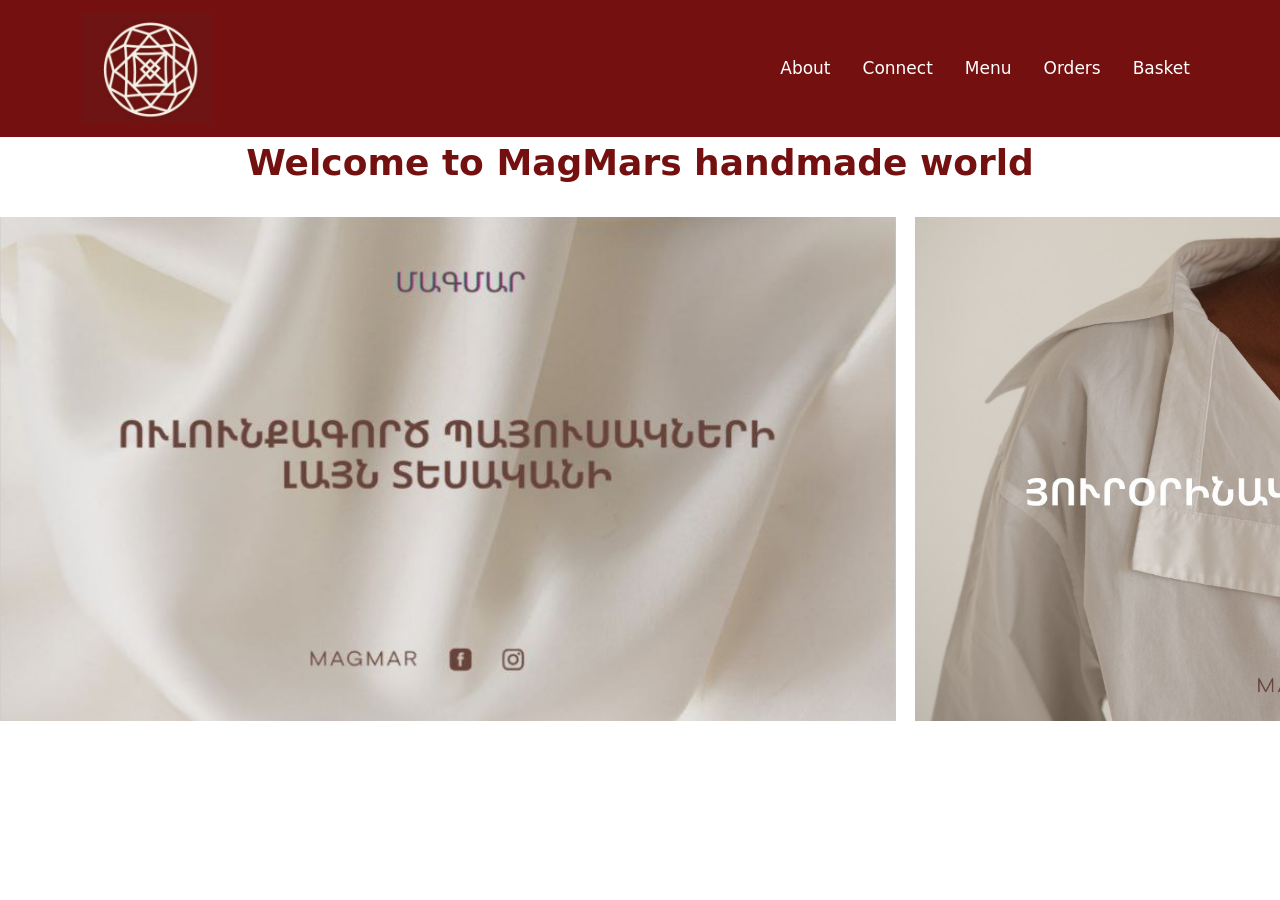
<file: index.html>
<!DOCTYPE html>
<html lang="en">

<head>
    <meta charset="UTF-8">
    <meta name="viewport" content="width=device-width, initial-scale=1.0">
    <title>MagMar</title>
    <link rel="icon" type="image/png" href="./MagmarLogo.png">
    <link rel="stylesheet" href="./style.css">
    <link href="https://cdn.jsdelivr.net/npm/bootstrap@5.3.8/dist/css/bootstrap.min.css" rel="stylesheet"
        integrity="sha384-sRIl4kxILFvY47J16cr9ZwB07vP4J8+LH7qKQnuqkuIAvNWLzeN8tE5YBujZqJLB" crossorigin="anonymous">
</head>

<body>
    <header>
        <nav class="navbar navbar-expand-md navbar-dark">
            <div class="container">

                <!-- Logo -->
                <a class="navbar-brand" href="./index.html">
                    <img src="./MagmarLogo.png" alt="Logo">
                </a>

                <!-- Mobile button -->
                <button class="navbar-toggler" type="button" data-bs-toggle="collapse" data-bs-target="#mainNav"
                    aria-controls="mainNav" aria-expanded="false" aria-label="Toggle navigation">
                    <span class="navbar-toggler-icon"></span>
                </button>

                <!-- Navigation -->
                <div class="collapse navbar-collapse" id="mainNav">
                    <ul class="navbar-nav ms-auto gap-md-3 text-center">
                        <li class="nav-item">
                            <a class="nav-link" href="./about.html">About</a>
                        </li>
                            <li class="nav-item">
                            <a class="nav-link" href="tel:+37498282626">Connect</a>
                        </li>
                        <li class="nav-item">
                            <a class="nav-link" href="./menu.html">Menu</a>
                        </li>

        

                        <li class="nav-item">
                            <a class="nav-link" href="./orders.html">Orders</a>
                        </li>

                        <li class="nav-item">
                            <a class="nav-link" href="./basket.html">Basket</a>
                        </li>
                    </ul>
                </div>

            </div>
        </nav>
    </header>
    <main>
        <section class="hero">
            <div class="container-fluid px-0">

                <h2 class="text-center fw-bold">
                    Welcome to MagMars handmade world
                </h2>

                <div class="slayd1">
                    <div class="slaydnkarner">
                        <div class="nk1"><img src="./MagMarnkarner/glxavorejinkarner/glxavoreji_nk1.jpg" alt=""></div>
                        <div class="nk1"><img src="./MagMarnkarner/glxavorejinkarner/glxavoreji_nk2.jpg" alt=""></div>
                        <div class="nk1"><img src="./MagMarnkarner/glxavorejinkarner/glxavoreji_nk3.jpg" alt=""></div>
                        <div class="nk1"><img src="./MagMarnkarner/glxavorejinkarner/glxavoreji_nk4.jpg" alt=""></div>
                        <div class="nk1"><img src="./MagMarnkarner/glxavorejinkarner/glxavoreji_nk5.jpg" alt=""></div>
                        <div class="nk1"><img src="./MagMarnkarner/glxavorejinkarner/glxavoreji_nk1.jpg" alt=""></div>
                        <div class="nk1"><img src="./MagMarnkarner/glxavorejinkarner/glxavoreji_nk2.jpg" alt=""></div>
                        <div class="nk1"><img src="./MagMarnkarner/glxavorejinkarner/glxavoreji_nk3.jpg" alt=""></div>
                        <div class="nk1"><img src="./MagMarnkarner/glxavorejinkarner/glxavoreji_nk4.jpg" alt=""></div>
                        <div class="nk1"><img src="./MagMarnkarner/glxavorejinkarner/glxavoreji_nk5.jpg" alt=""></div>
                    </div>
        </section>

        <!-- Button trigger modal -->
        <!-- <button type="button" class="btn mybtn " data-bs-toggle="modal" data-bs-target="#exampleModal">
            բարի գալուստ </button> -->

        <!-- Modal -->
        <!-- <div class="modal fade" id="exampleModal" tabindex="-1" aria-labelledby="exampleModalLabel" aria-hidden="true">
            <div class="modal-dialog">
                <div class="modal-content">
                    <div class="modal-header">
                        <h1 class="modal-title fs-5" id="exampleModalLabel">MagMar page</h1>
                        <button type="button" class="btn-close" data-bs-dismiss="modal" aria-label="Close"></button>
                    </div>
                    <ul>
                        <li>be neppy with us</li>
                        <li> you can find strength in every detail</li>
                        <li> continue finding your beauty</li>
                    </ul>
                </div>
            </div>
        </div> -->
        <!-- <h1 class="display-1">go to next page</h1>
        <p>this is our first page</p>
        <div class="box"> -->

        </div>
        <div class="container-xl">

        </div>
    </main>

    <footer>

    </footer>
    <script src="https://cdn.jsdelivr.net/npm/bootstrap@5.3.8/dist/js/bootstrap.bundle.min.js"
        integrity="sha384-FKyoEForCGlyvwx9Hj09JcYn3nv7wiPVlz7YYwJrWVcXK/BmnVDxM+D2scQbITxI"
        crossorigin="anonymous"></script>
</body>

</html>
</file>
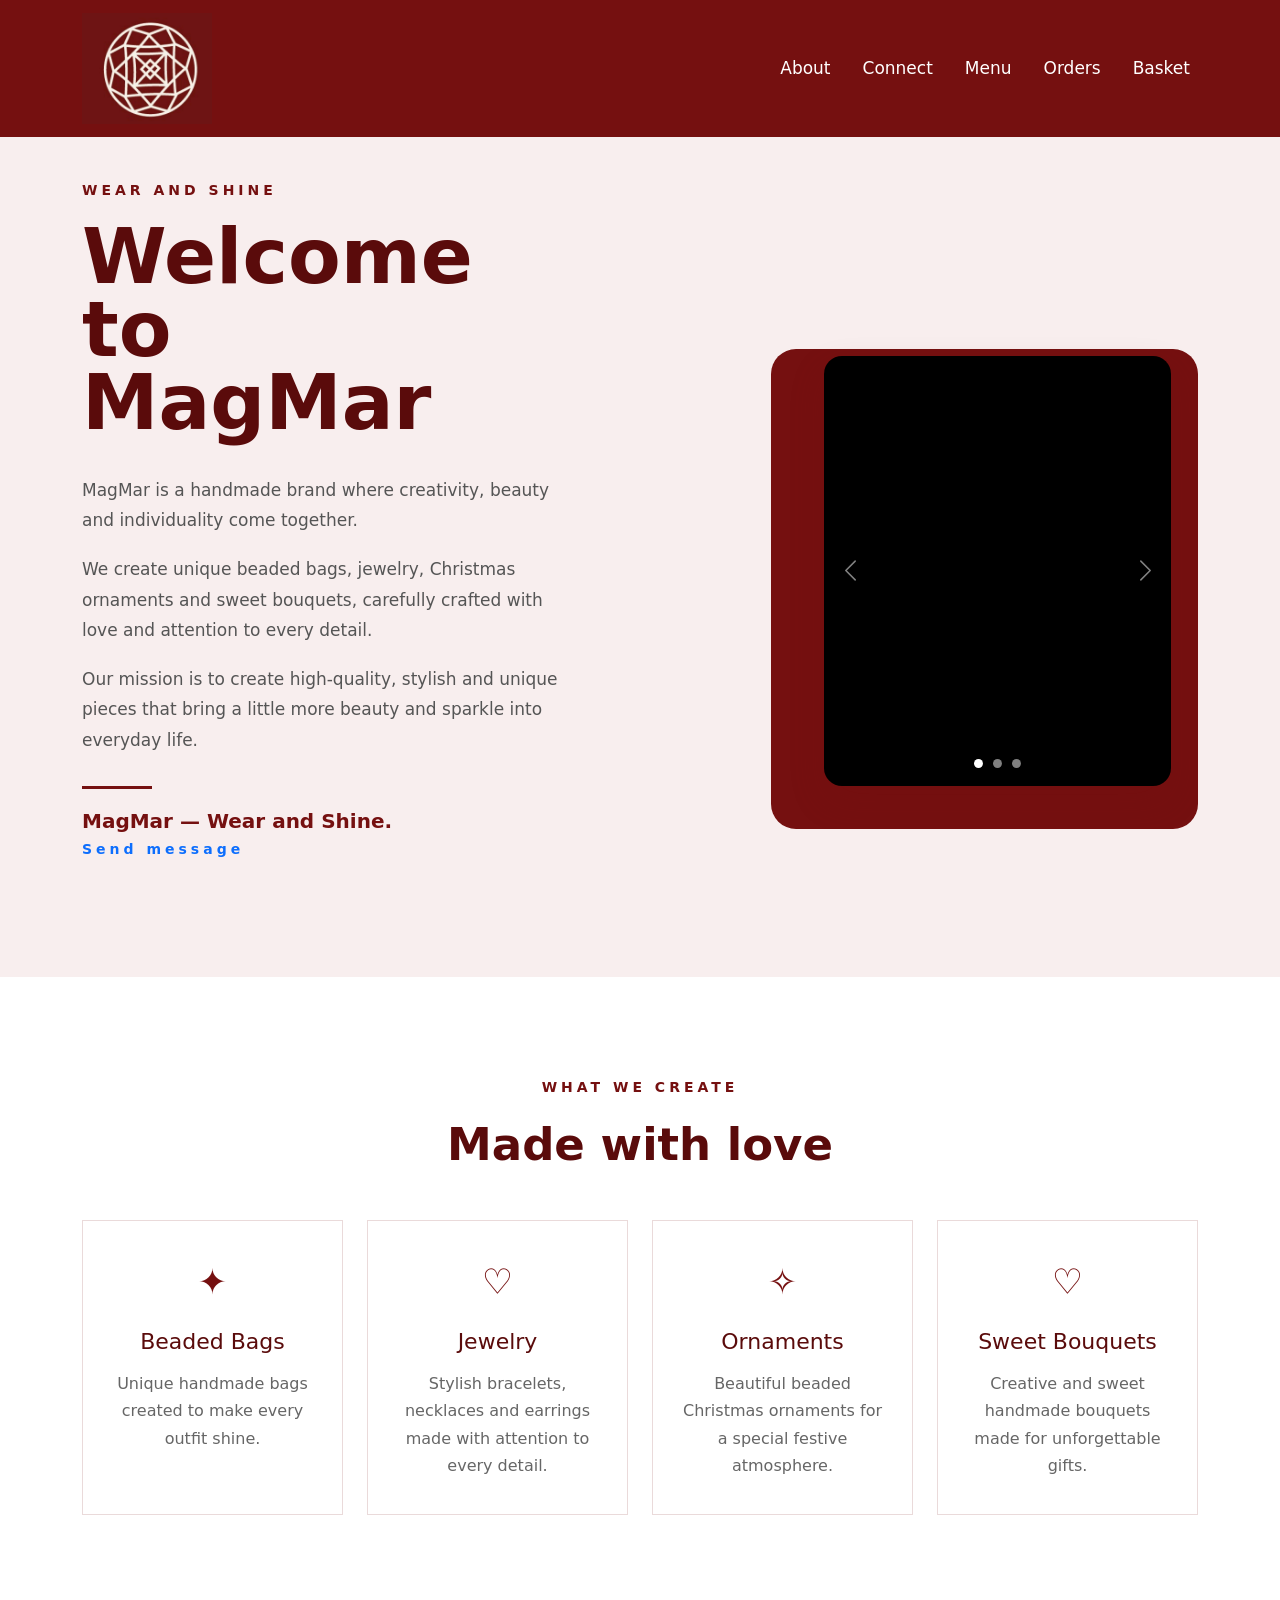
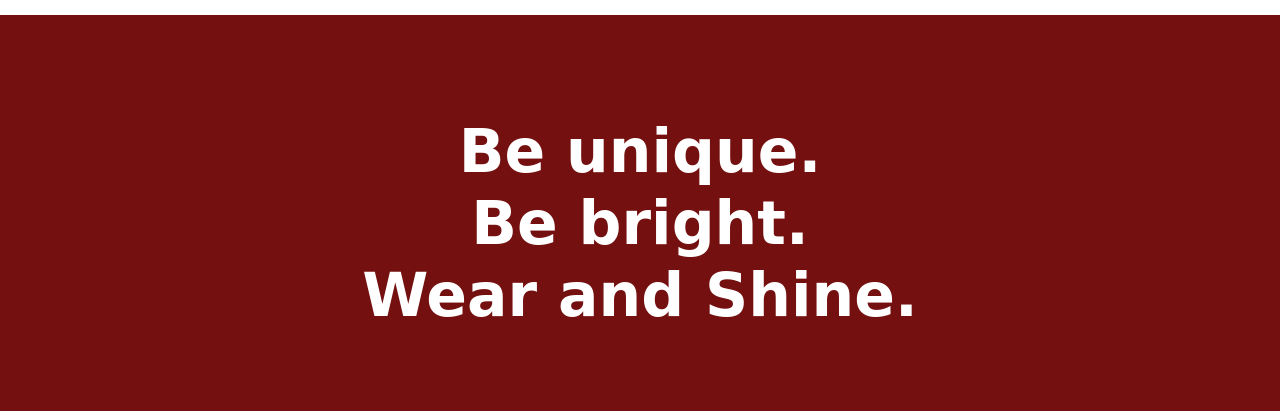
<file: about.html>
<!DOCTYPE html>
<html lang="en">

<head>
    <meta charset="UTF-8">
    <meta name="viewport" content="width=device-width, initial-scale=1.0">
    <title>MagMar|About</title>
    <link rel="icon" type="image/png" href="./MagmarLogo.png">

    <link href="https://cdn.jsdelivr.net/npm/bootstrap@5.3.8/dist/css/bootstrap.min.css" rel="stylesheet"
        integrity="sha384-sRIl4kxILFvY47J16cr9ZwB07vP4J8+LH7qKQnuqkuIAvNWLzeN8tE5YBujZqJLB" crossorigin="anonymous">
    <link rel="stylesheet" href="style.css">
</head>

<body>
    <header>
        <nav class="navbar navbar-expand-md navbar-dark">
            <div class="container">

                <a class="navbar-brand" href="./index.html">
                    <img src="./MagmarLogo.png" alt="Logo">
                </a>

                <button class="navbar-toggler" type="button" data-bs-toggle="collapse" data-bs-target="#mainNav"
                    aria-controls="mainNav" aria-expanded="false" aria-label="Toggle navigation">

                    <span class="navbar-toggler-icon"></span>
                </button>

                <div class="collapse navbar-collapse" id="mainNav">

                    <ul class="navbar-nav ms-auto gap-md-3 text-center">

                        <li class="nav-item">
                            <a class="nav-link" href="./about.html">About</a>
                        </li>
                          <li class="nav-item">
                            <a class="nav-link" href="tel:+37498282626">Connect</a>
                        </li>

                        <li class="nav-item">
                            <a class="nav-link" href="./menu.html">Menu</a>
                        </li>

            
                        <li class="nav-item">
                            <a class="nav-link" href="./orders.html">Orders</a>
                        </li>

                        <li class="nav-item">
                            <a class="nav-link" href="./basket.html">Basket</a>
                        </li>

                    </ul>

                </div>

            </div>
        </nav>
    </header>


    <main>
        <section class="about-hero">
            <div class="container">
                <div class="row align-items-center g-5">

                    <div class="col-lg-6">
                        <div class="about-text">
                            <p class="about-subtitle">WEAR AND SHINE</p>
                            
                            <h1>Welcome to<br>MagMar</h1>

                            <p class="about-description">
                                MagMar is a handmade brand where creativity, beauty
                                and individuality come together.
                            </p>

                            <p class="about-description">
                                We create unique beaded bags, jewelry, Christmas
                                ornaments and sweet bouquets, carefully crafted
                                with love and attention to every detail.
                            </p>

                            <p class="about-description">
                                Our mission is to create high-quality, stylish and
                                unique pieces that bring a little more beauty
                                and sparkle into everyday life.
                            </p>

                            <div class="about-line"></div>

                            <h3>MagMar — Wear and Shine.</h3>
                            <h3><p class="about-subtitle"><a href="mailto:6mariamanukyan49@gmail.com">Send message </a></p></h3>
                        </div>
                    </div>

                    <div class="col-lg-6">
                        <div class="about-image">

                            <div id="magmarVideoCarousel" class="carousel slide" data-bs-ride="carousel"
                                data-bs-interval="4000">

                                <!-- Ներքևի 3 կետերը -->
                                <div class="carousel-indicators">

                                    <button type="button" data-bs-target="#magmarVideoCarousel" data-bs-slide-to="0"
                                        class="active" aria-current="true" aria-label="Video 1">
                                    </button>

                                    <button type="button" data-bs-target="#magmarVideoCarousel" data-bs-slide-to="1"
                                        aria-label="Video 2">
                                    </button>

                                    <button type="button" data-bs-target="#magmarVideoCarousel" data-bs-slide-to="2"
                                        aria-label="Video 3">
                                    </button>

                                </div>


                                <!-- Վիդեոները -->
                                <div class="carousel-inner">

                                    <div class="carousel-item active">
                                        <video muted playsinline>
                                            <source src="./MagMarnkarner/payusakVideo1.mp4" type="video/mp4">
                                        </video>
                                    </div>

                                    <div class="carousel-item">
                                        <video muted playsinline>
                                            <source src="./MagMarnkarner/payusakVideo2.mp4" type="video/mp4">
                                        </video>
                                    </div>

                                    <div class="carousel-item">
                                        <video muted playsinline>
                                            <source src="./MagMarnkarner/punjVideo.mp4" type="video/mp4">
                                        </video>
                                    </div>

                                </div>


                                <!-- Ձախ սլաք -->
                                <button class="carousel-control-prev" type="button"
                                    data-bs-target="#magmarVideoCarousel" data-bs-slide="prev">

                                    <span class="carousel-control-prev-icon"></span>

                                    <span class="visually-hidden">
                                        Previous
                                    </span>

                                </button>


                                <!-- Աջ սլաք -->
                                <button class="carousel-control-next" type="button"
                                    data-bs-target="#magmarVideoCarousel" data-bs-slide="next">

                                    <span class="carousel-control-next-icon"></span>

                                    <span class="visually-hidden">
                                        Next
                                    </span>

                                </button>

                            </div>

                        </div>

                    </div>

                </div>
            </div>
        </section>


        <section class="about-products">
            <div class="container">

                <div class="text-center mb-5">
                    <p class="about-subtitle">WHAT WE CREATE</p>
                    <h2>Made with love</h2>
                </div>

                <div class="row g-4">

                    <div class="col-md-6 col-lg-3">
                        <div class="about-card">
                            <div class="card-icon">✦</div>
                            <h3>Beaded Bags</h3>
                            <p>
                                Unique handmade bags created to make
                                every outfit shine.
                            </p>
                        </div>
                    </div>

                    <div class="col-md-6 col-lg-3">
                        <div class="about-card">
                            <div class="card-icon">♡</div>
                            <h3>Jewelry</h3>
                            <p>
                                Stylish bracelets, necklaces and earrings
                                made with attention to every detail.
                            </p>
                        </div>
                    </div>

                    <div class="col-md-6 col-lg-3">
                        <div class="about-card">
                            <div class="card-icon">✧</div>
                            <h3>Ornaments</h3>
                            <p>
                                Beautiful beaded Christmas ornaments
                                for a special festive atmosphere.
                            </p>
                        </div>
                    </div>

                    <div class="col-md-6 col-lg-3">
                        <div class="about-card">
                            <div class="card-icon">♡</div>
                            <h3>Sweet Bouquets</h3>
                            <p>
                                Creative and sweet handmade bouquets
                                made for unforgettable gifts.
                            </p>
                        </div>
                    </div>

                </div>
            </div>
        </section>


        <section class="about-quote">
            <div class="container">
                <div class="quote-box text-center">
                    <h2>
                        Be unique.<br>
                        Be bright.<br>
                        Wear and Shine.
                    </h2>
                </div>
            </div>
        </section>
    </main>



    <footer>
    </footer>


    <script src="https://cdn.jsdelivr.net/npm/bootstrap@5.3.8/dist/js/bootstrap.bundle.min.js"></script>

    <script>
        const carousel = document.querySelector('#magmarVideoCarousel');

        const videos = carousel.querySelectorAll('video');

        carousel.addEventListener('slide.bs.carousel', function (event) {

            // Կանգնեցնում ենք բոլոր video-ները
            videos.forEach(video => {
                video.pause();
                video.currentTime = 0;
            });

        });

        carousel.addEventListener('slid.bs.carousel', function (event) {

            // Գտնում ենք ակտիվ video-ն
            const activeVideo = carousel.querySelector('.carousel-item.active video');

            if (activeVideo) {
                activeVideo.play().catch(error => {
                    console.log("Video cannot autoplay:", error);
                });
            }

        });

        // Առաջին video-ն սկսում ենք
        const firstVideo = carousel.querySelector('.carousel-item.active video');

        if (firstVideo) {
            firstVideo.play().catch(error => {
                console.log("Video cannot autoplay:", error);
            });
        }
    </script>


</body>

</header>
</body>

</html>
</file>
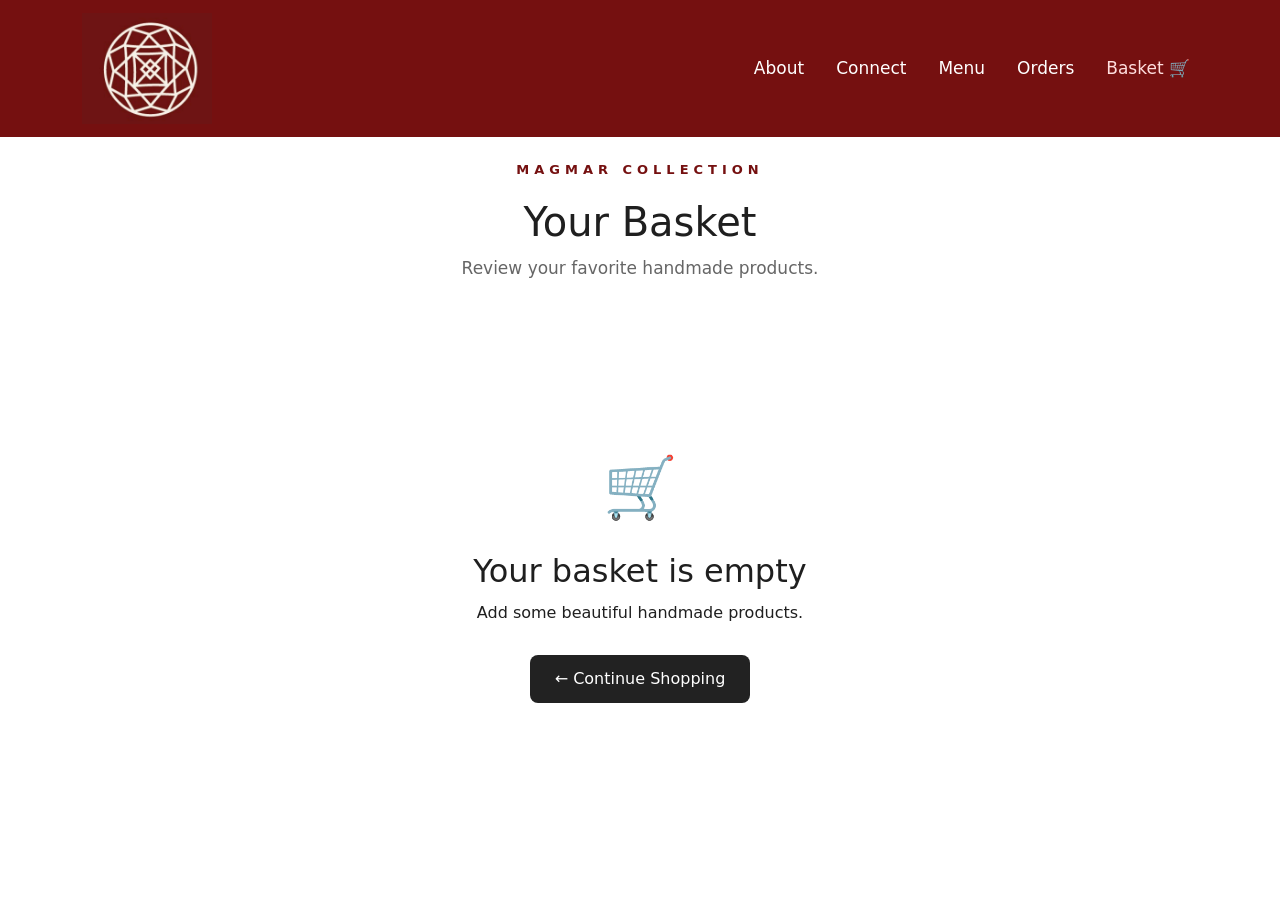
<file: basket.html>
<!DOCTYPE html>
<html lang="en">

<head>

    <meta charset="UTF-8">

    <meta name="viewport" content="width=device-width, initial-scale=1.0">

    <title>MagMar | Basket</title>
    <link rel="icon" type="image/png" href="./MagmarLogo.png">

    <link href="https://cdn.jsdelivr.net/npm/bootstrap@5.3.8/dist/css/bootstrap.min.css" rel="stylesheet">

    <link rel="stylesheet" href="./style.css">

</head>


<body>


    <!-- ================= HEADER ================= -->

    <header>

        <nav class="navbar navbar-expand-md navbar-dark">

            <div class="container">

                <a class="navbar-brand" href="./index.html">

                    <img src="./MagmarLogo.png" alt="MagMar Logo">

                </a>


                <button class="navbar-toggler" type="button" data-bs-toggle="collapse" data-bs-target="#mainNav">

                    <span class="navbar-toggler-icon"></span>

                </button>


                <div class="collapse navbar-collapse" id="mainNav">

                    <ul class="navbar-nav ms-auto gap-md-3 text-center">

                        <li class="nav-item">

                            <a class="nav-link" href="./about.html">

                                About

                            </a>

                        </li>
                            <li class="nav-item">
                            <a class="nav-link" href="tel:+37498282626">Connect</a>
                        </li>


                        <li class="nav-item">

                            <a class="nav-link" href="./menu.html">

                                Menu

                            </a>

                        </li>




                        <li class="nav-item">

                            <a class="nav-link" href="./orders.html">

                                Orders

                            </a>

                        </li>


                        <li class="nav-item">

                            <a class="nav-link active" href="./basket.html">

                                Basket 🛒

                            </a>

                        </li>

                    </ul>

                </div>

            </div>

        </nav>

    </header>



    <!-- ================= MAIN ================= -->

    <main class="basket-page">

        <section class="basket-hero">

            <div class="container">

                <p class="menu-small-title">
                    MAGMAR COLLECTION
                </p>

                <h1>
                    Your Basket
                </h1>

                <p class="menu-description">
                    Review your favorite handmade products.
                </p>

            </div>

        </section>



        <!-- ================= BASKET ================= -->

        <section class="basket-section">

            <div class="container">

                <div id="basketContainer"></div>

            </div>

        </section>

    </main>



    <!-- ================= FOOTER ================= -->

    <footer>

    </footer>



    <script src="https://cdn.jsdelivr.net/npm/bootstrap@5.3.8/dist/js/bootstrap.bundle.min.js">
    </script>


    <script src="./basket.js"></script>

</body>

</html>
</file>
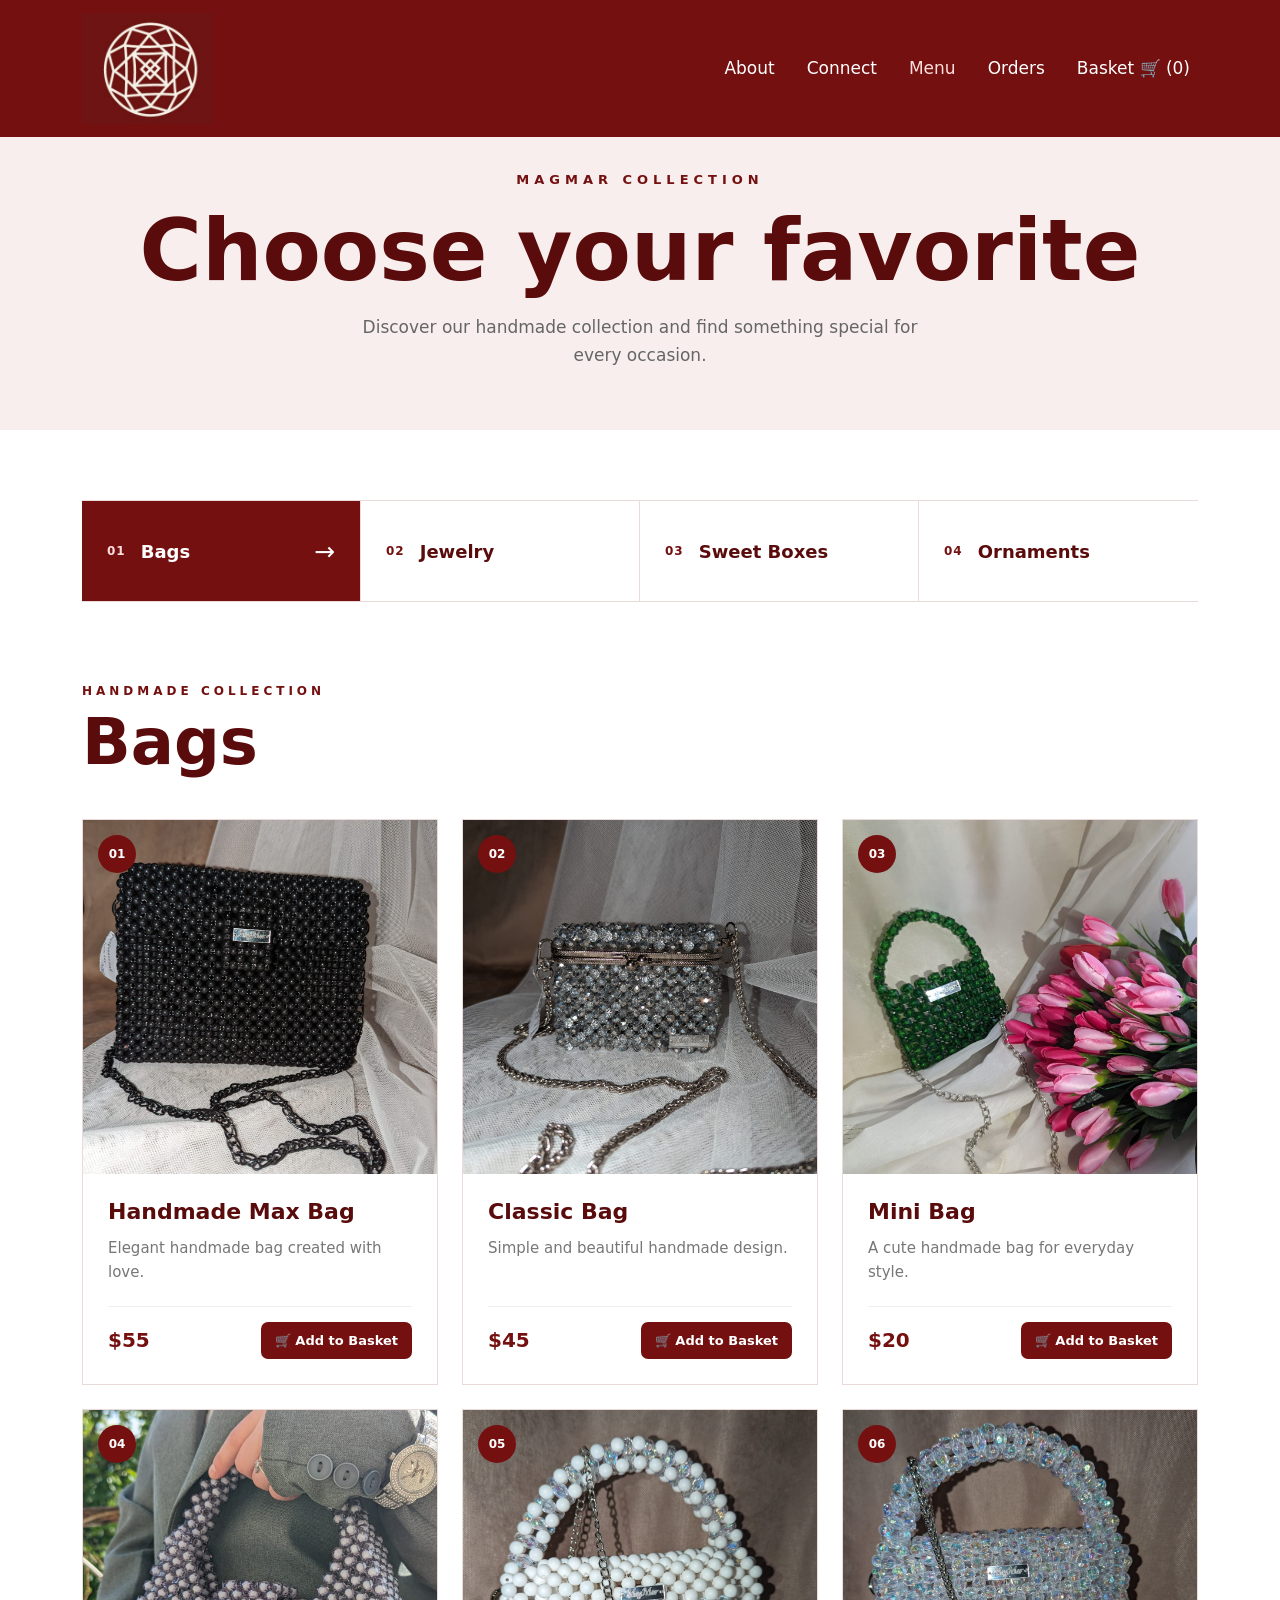
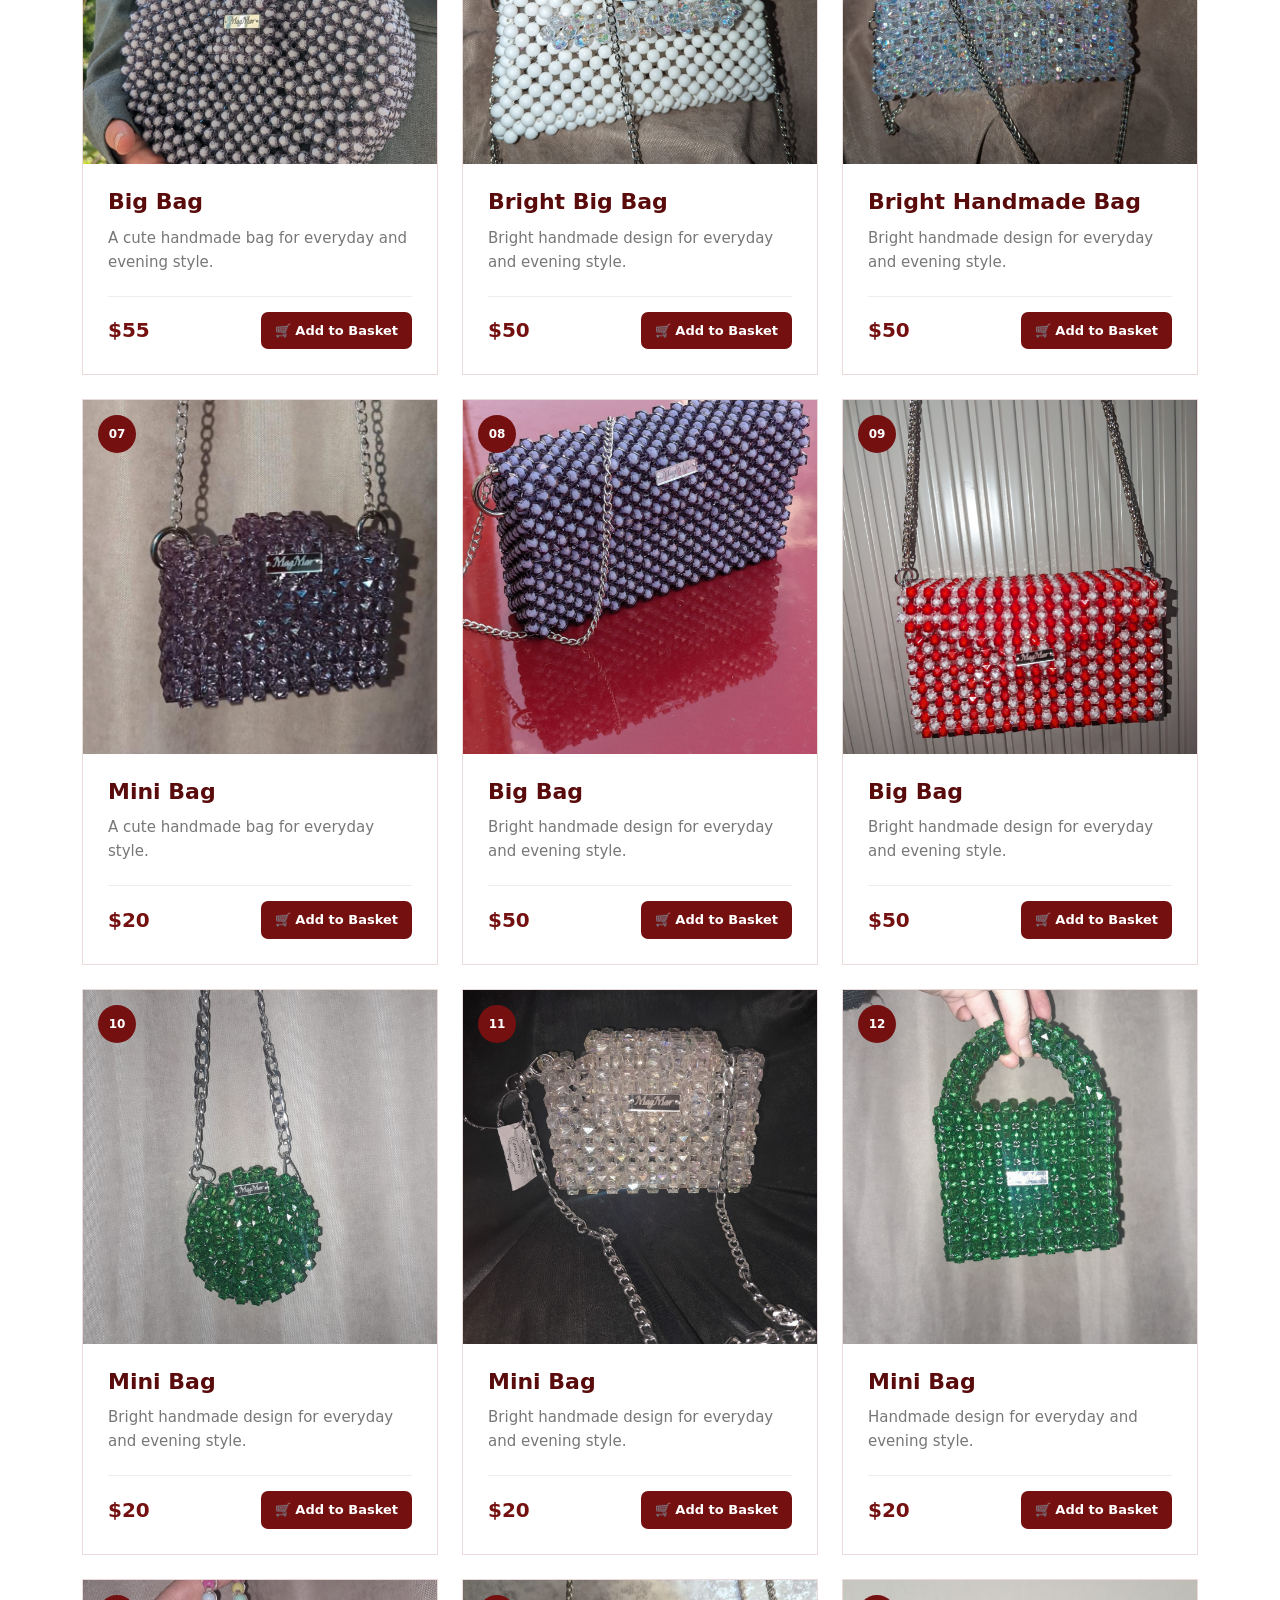
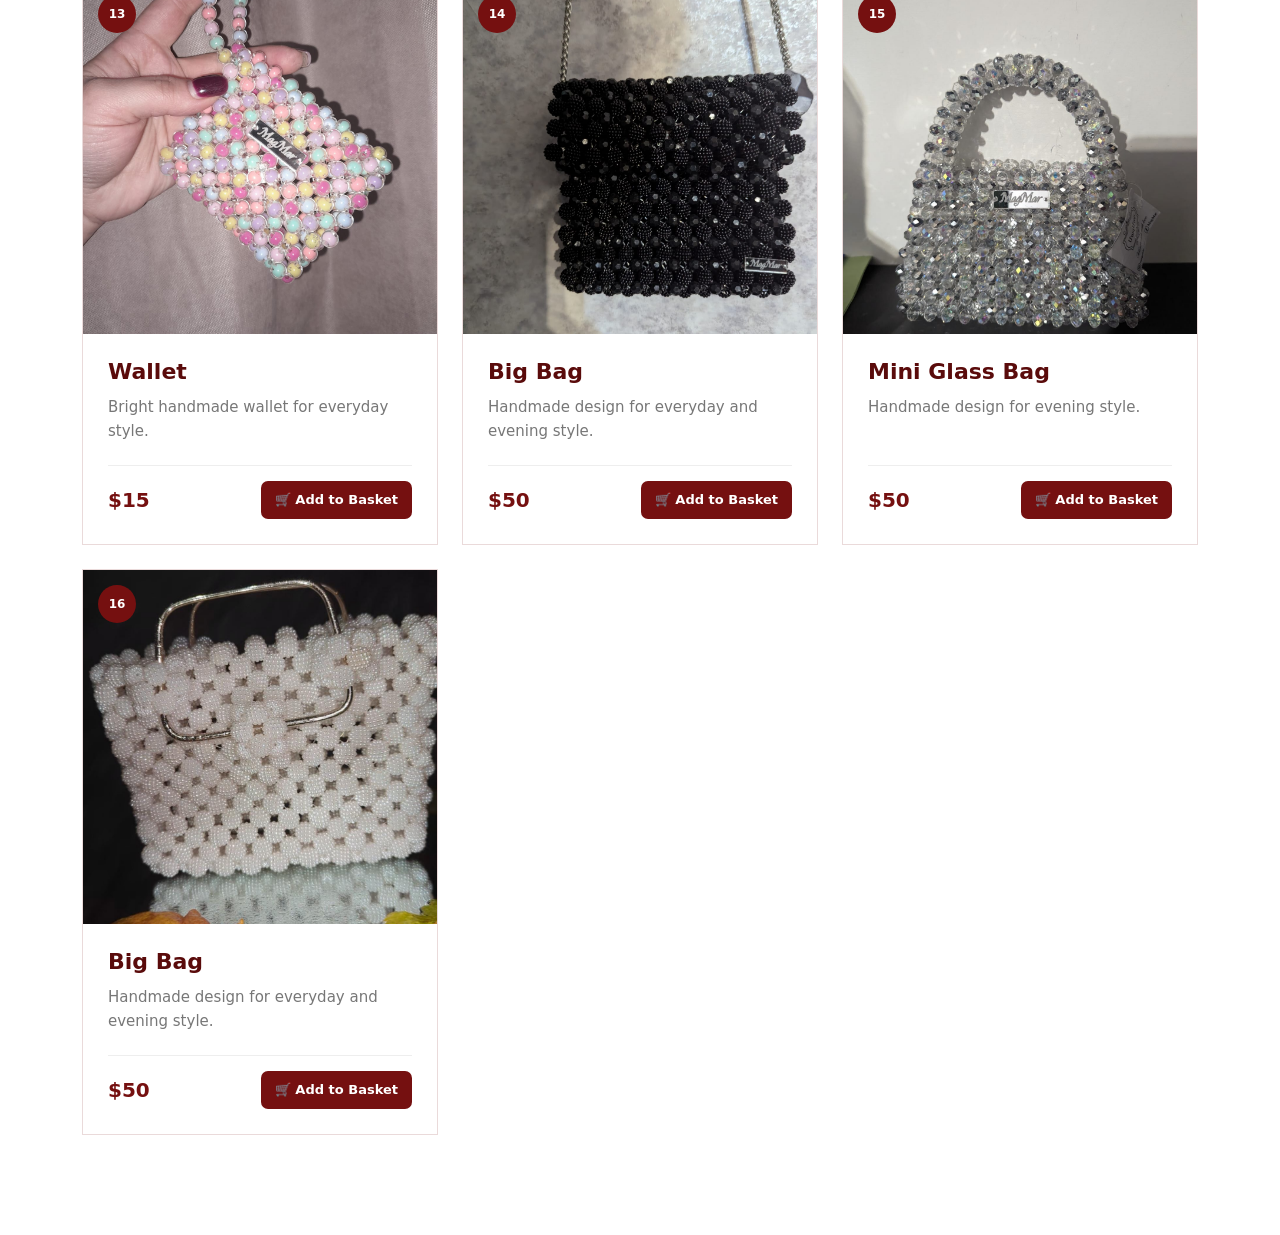
<file: menu.html>
<!DOCTYPE html>
<html lang="en">

<head>
    <meta charset="UTF-8">

    <meta name="viewport" content="width=device-width, initial-scale=1.0">

    <title>MagMar | Menu</title>
    <link rel="icon" type="image/png" href="./MagmarLogo.png">

    <link href="https://cdn.jsdelivr.net/npm/bootstrap@5.3.8/dist/css/bootstrap.min.css" rel="stylesheet"
        integrity="sha384-sRIl4kxILFvY47J16cr9ZwB07vP4J8+LH7qKQnuqkuIAvNWLzeN8tE5YBujZqJLB" crossorigin="anonymous">

    <link rel="stylesheet" href="./style.css">

</head>

<body>
    <!-- =====================================================
     HEADER
====================================================== -->

    <header>

        <nav class="navbar navbar-expand-md navbar-dark">

            <div class="container">

                <!-- LOGO -->

                <a class="navbar-brand" href="./index.html">

                    <img src="./MagmarLogo.png" alt="MagMar Logo">

                </a>


                <!-- MOBILE BUTTON -->

                <button class="navbar-toggler" type="button" data-bs-toggle="collapse" data-bs-target="#mainNav"
                    aria-controls="mainNav" aria-expanded="false" aria-label="Toggle navigation">

                    <span class="navbar-toggler-icon"></span>

                </button>


                <!-- NAVIGATION -->

                <div class="collapse navbar-collapse" id="mainNav">

                    <ul class="navbar-nav ms-auto gap-md-3 text-center">

                        <li class="nav-item">

                            <a class="nav-link" href="./about.html">
                                About
                            </a>

                        </li>
                            <li class="nav-item">
                            <a class="nav-link" href="tel:+37498282626">Connect</a>
                        </li>


                        <li class="nav-item">

                            <a class="nav-link active" href="./menu.html">
                                Menu
                            </a>

                        </li>


                        <li class="nav-item">

                            <a class="nav-link" href="./orders.html">
                                Orders
                            </a>

                        </li>


                        <li class="nav-item">

                            <a class="nav-link" href="./basket.html">
                                Basket 🛒
                            </a>

                        </li>

                    </ul>

                </div>

            </div>

        </nav>

    </header>



    <!-- =====================================================
     MAIN
====================================================== -->

    <main class="menu-page">


        <!-- =================================================
         HERO
    ================================================== -->

        <section class="menu-hero">

            <div class="container">

                <p class="menu-small-title">
                    MAGMAR COLLECTION
                </p>

                <h1>
                    Choose your favorite
                </h1>

                <p class="menu-description">
                    Discover our handmade collection and find
                    something special for every occasion.
                </p>

            </div>

        </section>



        <!-- =================================================
         CATEGORIES
    ================================================== -->

        <section class="menu-categories">

            <div class="container">


                <!-- CATEGORY LINKS -->

                <div class="category-links">


                    <!-- BAGS -->

                    <button class="category-link active" data-category="bags" type="button">

                        <span class="category-number">
                            01
                        </span>

                        <span class="category-name">
                            Bags
                        </span>

                        <span class="category-arrow">
                            →
                        </span>

                    </button>



                    <!-- JEWELRY -->

                    <button class="category-link" data-category="jewelry" type="button">

                        <span class="category-number">
                            02
                        </span>

                        <span class="category-name">
                            Jewelry
                        </span>

                        <span class="category-arrow">
                            →
                        </span>

                    </button>



                    <!-- SWEET BOXES -->

                    <button class="category-link" data-category="sweet-boxes" type="button">

                        <span class="category-number">
                            03
                        </span>

                        <span class="category-name">
                            Sweet Boxes
                        </span>

                        <span class="category-arrow">
                            →
                        </span>

                    </button>



                    <!-- ORNAMENTS -->

                    <button class="category-link" data-category="ornaments" type="button">

                        <span class="category-number">
                            04
                        </span>

                        <span class="category-name">
                            Ornaments
                        </span>

                        <span class="category-arrow">
                            →
                        </span>

                    </button>

                </div>



                <!-- =================================================
                 PRODUCTS
            ================================================== -->

                <div class="menu-products">


                    <!-- =================================================
                     BAGS
                ================================================== -->

                    <div class="tab-pane show active" id="bags">

                        <div class="category-heading">

                            <span>
                                Handmade Collection
                            </span>

                            <h2>
                                Bags
                            </h2>

                        </div>


                        <div class="row g-4">


                            <!-- BAG 01 -->

                            <div class="col-12 col-sm-6 col-lg-4">

                                <div class="menu-card">

                                    <div class="menu-card-image">

                                        <img src="./MagMarnkarner/payusakner/pay1.jpeg" alt="Handmade Max Bag">

                                        <span class="product-number">
                                            01
                                        </span>

                                    </div>


                                    <div class="menu-card-content">

                                        <h3>
                                            Handmade Max Bag
                                        </h3>

                                        <p>
                                            Elegant handmade bag
                                            created with love.
                                        </p>


                                        <div class="product-bottom">

                                            <span class="price">
                                                $55
                                            </span>

                                            <button class="basket-btn" type="button" data-name="Handmade Max Bag"
                                                data-price="55" data-image="./MagMarnkarner/payusakner/pay1.jpeg">

                                                🛒 Add to Basket

                                            </button>

                                        </div>

                                    </div>

                                </div>

                            </div>



                            <!-- BAG 02 -->

                            <div class="col-12 col-sm-6 col-lg-4">

                                <div class="menu-card">

                                    <div class="menu-card-image">

                                        <img src="./MagMarnkarner/payusakner/pay2.jpeg" alt="Classic Bag">

                                        <span class="product-number">
                                            02
                                        </span>

                                    </div>


                                    <div class="menu-card-content">

                                        <h3>
                                            Classic Bag
                                        </h3>

                                        <p>
                                            Simple and beautiful
                                            handmade design.
                                        </p>


                                        <div class="product-bottom">

                                            <span class="price">
                                                $45
                                            </span>

                                            <button class="basket-btn" type="button" data-name="Classic Bag"
                                                data-price="45" data-image="./MagMarnkarner/payusakner/pay2.jpeg">

                                                🛒 Add to Basket

                                            </button>

                                        </div>

                                    </div>

                                </div>

                            </div>



                            <!-- BAG 03 -->

                            <div class="col-12 col-sm-6 col-lg-4">

                                <div class="menu-card">

                                    <div class="menu-card-image">

                                        <img src="./MagMarnkarner/payusakner/pay3.jpeg" alt="Mini Bag">

                                        <span class="product-number">
                                            03
                                        </span>

                                    </div>


                                    <div class="menu-card-content">

                                        <h3>
                                            Mini Bag
                                        </h3>

                                        <p>
                                            A cute handmade bag
                                            for everyday style.
                                        </p>


                                        <div class="product-bottom">

                                            <span class="price">
                                                $20
                                            </span>

                                            <button class="basket-btn" type="button" data-name="Mini Bag"
                                                data-price="20" data-image="./MagMarnkarner/payusakner/pay3.jpeg">

                                                🛒 Add to Basket

                                            </button>

                                        </div>

                                    </div>

                                </div>

                            </div>



                            <!-- BAG 04 -->

                            <div class="col-12 col-sm-6 col-lg-4">

                                <div class="menu-card">

                                    <div class="menu-card-image">

                                        <img src="./MagMarnkarner/payusakner/pay4.jpeg" alt="Big Bag">

                                        <span class="product-number">
                                            04
                                        </span>

                                    </div>


                                    <div class="menu-card-content">

                                        <h3>
                                            Big Bag
                                        </h3>

                                        <p>
                                            A cute handmade bag
                                            for everyday and evening style.
                                        </p>


                                        <div class="product-bottom">

                                            <span class="price">
                                                $55
                                            </span>

                                            <button class="basket-btn" type="button" data-name="Big Bag" data-price="55"
                                                data-image="./MagMarnkarner/payusakner/pay4.jpeg">

                                                🛒 Add to Basket

                                            </button>

                                        </div>

                                    </div>

                                </div>

                            </div>



                            <!-- BAG 05 -->

                            <div class="col-12 col-sm-6 col-lg-4">

                                <div class="menu-card">

                                    <div class="menu-card-image">

                                        <img src="./MagMarnkarner/payusakner/pay5.jpeg" alt="Bright Big Bag">

                                        <span class="product-number">
                                            05
                                        </span>

                                    </div>


                                    <div class="menu-card-content">

                                        <h3>
                                            Bright Big Bag
                                        </h3>

                                        <p>
                                            Bright handmade design
                                            for everyday and evening style.
                                        </p>


                                        <div class="product-bottom">

                                            <span class="price">
                                                $50
                                            </span>

                                            <button class="basket-btn" type="button" data-name="Bright Big Bag"
                                                data-price="50" data-image="./MagMarnkarner/payusakner/pay5.jpeg">

                                                🛒 Add to Basket

                                            </button>

                                        </div>

                                    </div>

                                </div>

                            </div>



                            <!-- BAG 06 -->

                            <div class="col-12 col-sm-6 col-lg-4">

                                <div class="menu-card">

                                    <div class="menu-card-image">

                                        <img src="./MagMarnkarner/payusakner/pay6.jpeg" alt="Bright Handmade Bag">

                                        <span class="product-number">
                                            06
                                        </span>

                                    </div>


                                    <div class="menu-card-content">

                                        <h3>
                                            Bright Handmade Bag
                                        </h3>

                                        <p>
                                            Bright handmade design
                                            for everyday and evening style.
                                        </p>


                                        <div class="product-bottom">

                                            <span class="price">
                                                $50
                                            </span>

                                            <button class="basket-btn" type="button" data-name="Bright Handmade Bag"
                                                data-price="50" data-image="./MagMarnkarner/payusakner/pay6.jpeg">

                                                🛒 Add to Basket

                                            </button>

                                        </div>

                                    </div>

                                </div>

                            </div>



                            <!-- BAG 07 -->

                            <div class="col-12 col-sm-6 col-lg-4">

                                <div class="menu-card">

                                    <div class="menu-card-image">

                                        <img src="./MagMarnkarner/payusakner/pay7.jpeg" alt="Mini Bag 2">

                                        <span class="product-number">
                                            07
                                        </span>

                                    </div>


                                    <div class="menu-card-content">

                                        <h3>
                                            Mini Bag
                                        </h3>

                                        <p>
                                            A cute handmade bag
                                            for everyday style.
                                        </p>


                                        <div class="product-bottom">

                                            <span class="price">
                                                $20
                                            </span>

                                            <button class="basket-btn" type="button" data-name="Mini Bag 2"
                                                data-price="20" data-image="./MagMarnkarner/payusakner/pay7.jpeg">

                                                🛒 Add to Basket

                                            </button>

                                        </div>

                                    </div>

                                </div>

                            </div>



                            <!-- BAG 08 -->

                            <div class="col-12 col-sm-6 col-lg-4">

                                <div class="menu-card">

                                    <div class="menu-card-image">

                                        <img src="./MagMarnkarner/payusakner/pay8.jpeg" alt="Big Bag 2">

                                        <span class="product-number">
                                            08
                                        </span>

                                    </div>


                                    <div class="menu-card-content">

                                        <h3>
                                            Big Bag
                                        </h3>

                                        <p>
                                            Bright handmade design
                                            for everyday and evening style.
                                        </p>


                                        <div class="product-bottom">

                                            <span class="price">
                                                $50
                                            </span>

                                            <button class="basket-btn" type="button" data-name="Big Bag 2"
                                                data-price="50" data-image="./MagMarnkarner/payusakner/pay8.jpeg">

                                                🛒 Add to Basket

                                            </button>

                                        </div>

                                    </div>

                                </div>

                            </div>



                            <!-- BAG 09 -->

                            <div class="col-12 col-sm-6 col-lg-4">

                                <div class="menu-card">

                                    <div class="menu-card-image">

                                        <img src="./MagMarnkarner/payusakner/pay9.jpeg" alt="Big Bag 3">

                                        <span class="product-number">
                                            09
                                        </span>

                                    </div>


                                    <div class="menu-card-content">

                                        <h3>
                                            Big Bag
                                        </h3>

                                        <p>
                                            Bright handmade design
                                            for everyday and evening style.
                                        </p>


                                        <div class="product-bottom">

                                            <span class="price">
                                                $50
                                            </span>

                                            <button class="basket-btn" type="button" data-name="Big Bag 3"
                                                data-price="50" data-image="./MagMarnkarner/payusakner/pay9.jpeg">

                                                🛒 Add to Basket

                                            </button>

                                        </div>

                                    </div>

                                </div>

                            </div>



                            <!-- BAG 10 -->

                            <div class="col-12 col-sm-6 col-lg-4">

                                <div class="menu-card">

                                    <div class="menu-card-image">

                                        <img src="./MagMarnkarner/payusakner/pay10.jpeg" alt="Mini Bag 3">

                                        <span class="product-number">
                                            10
                                        </span>

                                    </div>


                                    <div class="menu-card-content">

                                        <h3>
                                            Mini Bag
                                        </h3>

                                        <p>
                                            Bright handmade design
                                            for everyday and evening style.
                                        </p>


                                        <div class="product-bottom">

                                            <span class="price">
                                                $20
                                            </span>

                                            <button class="basket-btn" type="button" data-name="Mini Bag 3"
                                                data-price="20" data-image="./MagMarnkarner/payusakner/pay10.jpeg">

                                                🛒 Add to Basket

                                            </button>

                                        </div>

                                    </div>

                                </div>

                            </div>



                            <!-- BAG 11 -->

                            <div class="col-12 col-sm-6 col-lg-4">

                                <div class="menu-card">

                                    <div class="menu-card-image">

                                        <img src="./MagMarnkarner/payusakner/pay11.jpeg" alt="Mini Bag 4">

                                        <span class="product-number">
                                            11
                                        </span>

                                    </div>


                                    <div class="menu-card-content">

                                        <h3>
                                            Mini Bag
                                        </h3>

                                        <p>
                                            Bright handmade design
                                            for everyday and evening style.
                                        </p>


                                        <div class="product-bottom">

                                            <span class="price">
                                                $20
                                            </span>

                                            <button class="basket-btn" type="button" data-name="Mini Bag 4"
                                                data-price="20" data-image="./MagMarnkarner/payusakner/pay11.jpeg">

                                                🛒 Add to Basket

                                            </button>

                                        </div>

                                    </div>

                                </div>

                            </div>



                            <!-- BAG 12 -->

                            <div class="col-12 col-sm-6 col-lg-4">

                                <div class="menu-card">

                                    <div class="menu-card-image">

                                        <img src="./MagMarnkarner/payusakner/pay12.jpeg" alt="Mini Bag 5">

                                        <span class="product-number">
                                            12
                                        </span>

                                    </div>


                                    <div class="menu-card-content">

                                        <h3>
                                            Mini Bag
                                        </h3>

                                        <p>
                                            Handmade design for
                                            everyday and evening style.
                                        </p>


                                        <div class="product-bottom">

                                            <span class="price">
                                                $20
                                            </span>

                                            <button class="basket-btn" type="button" data-name="Mini Bag 5"
                                                data-price="20" data-image="./MagMarnkarner/payusakner/pay12.jpeg">

                                                🛒 Add to Basket

                                            </button>

                                        </div>

                                    </div>

                                </div>

                            </div>



                            <!-- BAG 13 -->

                            <div class="col-12 col-sm-6 col-lg-4">

                                <div class="menu-card">

                                    <div class="menu-card-image">

                                        <img src="./MagMarnkarner/payusakner/pay13.jpeg" alt="Handmade Wallet">

                                        <span class="product-number">
                                            13
                                        </span>

                                    </div>


                                    <div class="menu-card-content">

                                        <h3>
                                            Wallet
                                        </h3>

                                        <p>
                                            Bright handmade wallet
                                            for everyday style.
                                        </p>


                                        <div class="product-bottom">

                                            <span class="price">
                                                $15
                                            </span>

                                            <button class="basket-btn" type="button" data-name="Handmade Wallet"
                                                data-price="15" data-image="./MagMarnkarner/payusakner/pay13.jpeg">

                                                🛒 Add to Basket

                                            </button>

                                        </div>

                                    </div>

                                </div>

                            </div>



                            <!-- BAG 14 -->

                            <div class="col-12 col-sm-6 col-lg-4">

                                <div class="menu-card">

                                    <div class="menu-card-image">

                                        <img src="./MagMarnkarner/payusakner/pay14.jpeg" alt="Big Bag 4">

                                        <span class="product-number">
                                            14
                                        </span>

                                    </div>


                                    <div class="menu-card-content">

                                        <h3>
                                            Big Bag
                                        </h3>

                                        <p>
                                            Handmade design for
                                            everyday and evening style.
                                        </p>


                                        <div class="product-bottom">

                                            <span class="price">
                                                $50
                                            </span>

                                            <button class="basket-btn" type="button" data-name="Big Bag 4"
                                                data-price="50" data-image="./MagMarnkarner/payusakner/pay14.jpeg">

                                                🛒 Add to Basket

                                            </button>

                                        </div>

                                    </div>

                                </div>

                            </div>



                            <!-- BAG 15 -->

                            <div class="col-12 col-sm-6 col-lg-4">

                                <div class="menu-card">

                                    <div class="menu-card-image">

                                        <img src="./MagMarnkarner/payusakner/pay15.jpeg" alt="Mini Glass Bag">

                                        <span class="product-number">
                                            15
                                        </span>

                                    </div>


                                    <div class="menu-card-content">

                                        <h3>
                                            Mini Glass Bag
                                        </h3>

                                        <p>
                                            Handmade design for
                                            evening style.
                                        </p>


                                        <div class="product-bottom">

                                            <span class="price">
                                                $50
                                            </span>

                                            <button class="basket-btn" type="button" data-name="Mini Glass Bag"
                                                data-price="50" data-image="./MagMarnkarner/payusakner/pay15.jpeg">

                                                🛒 Add to Basket

                                            </button>

                                        </div>

                                    </div>

                                </div>

                            </div>



                            <!-- BAG 16 -->

                            <div class="col-12 col-sm-6 col-lg-4">

                                <div class="menu-card">

                                    <div class="menu-card-image">

                                        <img src="./MagMarnkarner/payusakner/pay16.jpeg" alt="Big Bag 5">

                                        <span class="product-number">
                                            16
                                        </span>

                                    </div>


                                    <div class="menu-card-content">

                                        <h3>
                                            Big Bag
                                        </h3>

                                        <p>
                                            Handmade design for
                                            everyday and evening style.
                                        </p>


                                        <div class="product-bottom">

                                            <span class="price">
                                                $50
                                            </span>

                                            <button class="basket-btn" type="button" data-name="Big Bag 5"
                                                data-price="50" data-image="./MagMarnkarner/payusakner/pay16.jpeg">

                                                🛒 Add to Basket

                                            </button>

                                        </div>

                                    </div>

                                </div>

                            </div>


                        </div>

                    </div>



                    <!-- =================================================
                     JEWELRY
                ================================================== -->

                    <div class="tab-pane" id="jewelry">

                        <div class="category-heading">

                            <span>
                                Handmade Collection
                            </span>

                            <h2>
                                Jewelry
                            </h2>

                        </div>


                        <div class="row g-4">


                            <!-- JEWELRY 01 -->

                            <div class="col-12 col-sm-6 col-lg-4">

                                <div class="menu-card">

                                    <div class="menu-card-image">

                                        <img src="./MagMarnkarner/zarder/zard1.jpeg" alt="Handmade Necklace">

                                        <span class="product-number">
                                            01
                                        </span>

                                    </div>


                                    <div class="menu-card-content">

                                        <h3>
                                            Handmade Necklace
                                        </h3>

                                        <p>
                                            Unique handmade jewelry
                                            for your special look.
                                        </p>


                                        <div class="product-bottom">

                                            <span class="price">
                                                $9
                                            </span>

                                            <button class="basket-btn" type="button" data-name="Handmade Necklace"
                                                data-price="9" data-image="./MagMarnkarner/zarder/zard1.jpeg">

                                                🛒 Add to Basket

                                            </button>

                                        </div>

                                    </div>

                                </div>

                            </div>



                            <!-- JEWELRY 02 -->

                            <div class="col-12 col-sm-6 col-lg-4">

                                <div class="menu-card">

                                    <div class="menu-card-image">

                                        <img src="./MagMarnkarner/zarder/zard2.jpeg" alt="Handmade Bracelet">

                                        <span class="product-number">
                                            02
                                        </span>

                                    </div>


                                    <div class="menu-card-content">

                                        <h3>
                                            Handmade Bracelet
                                        </h3>

                                        <p>
                                            Delicate handmade bracelet
                                            with a unique style.
                                        </p>


                                        <div class="product-bottom">

                                            <span class="price">
                                                $4
                                            </span>

                                            <button class="basket-btn" type="button" data-name="Handmade Bracelet"
                                                data-price="4" data-image="./MagMarnkarner/zarder/zard2.jpeg">

                                                🛒 Add to Basket

                                            </button>

                                        </div>

                                    </div>

                                </div>

                            </div>



                            <!-- JEWELRY 03 -->

                            <div class="col-12 col-sm-6 col-lg-4">

                                <div class="menu-card">

                                    <div class="menu-card-image">

                                        <img src="./MagMarnkarner/zarder/zard3.jpeg" alt="Handmade Glass Bracelet">

                                        <span class="product-number">
                                            03
                                        </span>

                                    </div>


                                    <div class="menu-card-content">

                                        <h3>
                                            Handmade Glass Bracelet
                                        </h3>

                                        <p>
                                            Delicate handmade bracelet
                                            with a unique style.
                                        </p>


                                        <div class="product-bottom">

                                            <span class="price">
                                                $6
                                            </span>

                                            <button class="basket-btn" type="button" data-name="Handmade Glass Bracelet"
                                                data-price="6" data-image="./MagMarnkarner/zarder/zard3.jpeg">

                                                🛒 Add to Basket

                                            </button>

                                        </div>

                                    </div>

                                </div>

                            </div>



                            <!-- JEWELRY 04 -->

                            <div class="col-12 col-sm-6 col-lg-4">

                                <div class="menu-card">

                                    <div class="menu-card-image">

                                        <img src="./MagMarnkarner/zarder/zard4.jpeg" alt="Handmade Men's Bracelet">

                                        <span class="product-number">
                                            04
                                        </span>

                                    </div>


                                    <div class="menu-card-content">

                                        <h3>
                                            Handmade Men's Bracelet
                                        </h3>

                                        <p>
                                            Handmade men's bracelet
                                            with natural beads.
                                        </p>


                                        <div class="product-bottom">

                                            <span class="price">
                                                $6
                                            </span>

                                            <button class="basket-btn" type="button" data-name="Handmade Men's Bracelet"
                                                data-price="6" data-image="./MagMarnkarner/zarder/zard4.jpeg">

                                                🛒 Add to Basket

                                            </button>

                                        </div>

                                    </div>

                                </div>

                            </div>



                            <!-- JEWELRY 05 -->

                            <div class="col-12 col-sm-6 col-lg-4">

                                <div class="menu-card">

                                    <div class="menu-card-image">

                                        <img src="./MagMarnkarner/zarder/zard5.jpeg" alt="Handmade Men's Bracelet">

                                        <span class="product-number">
                                            05
                                        </span>

                                    </div>


                                    <div class="menu-card-content">

                                        <h3>
                                            Handmade Men's Bracelet
                                        </h3>

                                        <p>
                                            Handmade men's bracelet
                                            with a simple design.
                                        </p>


                                        <div class="product-bottom">

                                            <span class="price">
                                                $3
                                            </span>

                                            <button class="basket-btn" type="button"
                                                data-name="Handmade Men's Bracelet 2" data-price="3"
                                                data-image="./MagMarnkarner/zarder/zard5.jpeg">

                                                🛒 Add to Basket

                                            </button>

                                        </div>

                                    </div>

                                </div>

                            </div>



                            <!-- JEWELRY 06 -->

                            <div class="col-12 col-sm-6 col-lg-4">

                                <div class="menu-card">

                                    <div class="menu-card-image">

                                        <img src="./MagMarnkarner/zarder/zard6.jpeg" alt="Handmade Glass Earrings">

                                        <span class="product-number">
                                            06
                                        </span>

                                    </div>


                                    <div class="menu-card-content">

                                        <h3>
                                            Handmade Glass Earrings
                                        </h3>

                                        <p>
                                            Beautiful handmade glass
                                            earrings with a unique style.
                                        </p>


                                        <div class="product-bottom">

                                            <span class="price">
                                                $4
                                            </span>

                                            <button class="basket-btn" type="button" data-name="Handmade Glass Earrings"
                                                data-price="4" data-image="./MagMarnkarner/zarder/zard6.jpeg">

                                                🛒 Add to Basket

                                            </button>

                                        </div>

                                    </div>

                                </div>

                            </div>



                            <!-- JEWELRY 07 -->

                            <div class="col-12 col-sm-6 col-lg-4">

                                <div class="menu-card">

                                    <div class="menu-card-image">

                                        <img src="./MagMarnkarner/zarder/zard7.jpeg" alt="Handmade Glass Necklace">

                                        <span class="product-number">
                                            07
                                        </span>

                                    </div>


                                    <div class="menu-card-content">

                                        <h3>
                                            Handmade Glass Necklace
                                        </h3>

                                        <p>
                                            Handmade glass necklace
                                            with a unique design.
                                        </p>


                                        <div class="product-bottom">

                                            <span class="price">
                                                $9
                                            </span>

                                            <button class="basket-btn" type="button" data-name="Handmade Glass Necklace"
                                                data-price="9" data-image="./MagMarnkarner/zarder/zard7.jpeg">

                                                🛒 Add to Basket

                                            </button>

                                        </div>

                                    </div>

                                </div>

                            </div>



                            <!-- JEWELRY 08 -->

                            <div class="col-12 col-sm-6 col-lg-4">

                                <div class="menu-card">

                                    <div class="menu-card-image">

                                        <img src="./MagMarnkarner/zarder/zard8.jpeg"
                                            alt="Handmade Earrings with Natural Stones">

                                        <span class="product-number">
                                            08
                                        </span>

                                    </div>


                                    <div class="menu-card-content">

                                        <h3>
                                            Handmade Earrings with Natural Stones
                                        </h3>

                                        <p>
                                            Handmade earrings with
                                            beautiful natural stones.
                                        </p>


                                        <div class="product-bottom">

                                            <span class="price">
                                                $7
                                            </span>

                                            <button class="basket-btn" type="button"
                                                data-name="Handmade Earrings with Natural Stones" data-price="7"
                                                data-image="./MagMarnkarner/zarder/zard8.jpeg">

                                                🛒 Add to Basket

                                            </button>

                                        </div>

                                    </div>

                                </div>

                            </div>


                        </div>

                    </div>



                    <!-- =================================================
                     SWEET BOXES
                ================================================== -->

                    <div class="tab-pane" id="sweet-boxes">

                        <div class="category-heading">

                            <span>
                                Handmade Collection
                            </span>

                            <h2>
                                Sweet Boxes
                            </h2>

                        </div>


                        <div class="row g-4">


                            <!-- SWEET BOX 01 -->

                            <div class="col-12 col-sm-6 col-lg-4">

                                <div class="menu-card">

                                    <div class="menu-card-image">

                                        <img src="./MagMarnkarner/pnjer/punj1.jpeg" alt="Sweet Box">

                                        <span class="product-number">
                                            01
                                        </span>

                                    </div>


                                    <div class="menu-card-content">

                                        <h3>
                                            Sweet Box
                                        </h3>

                                        <p>
                                            Beautiful handmade box
                                            for sweet gifts.
                                        </p>


                                        <div class="product-bottom">

                                            <span class="price">
                                                $20
                                            </span>

                                            <button class="basket-btn" type="button" data-name="Sweet Box"
                                                data-price="20" data-image="./MagMarnkarner/pnjer/punj1.jpeg">

                                                🛒 Add to Basket

                                            </button>

                                        </div>

                                    </div>

                                </div>

                            </div>
                            <!-- SWEET BOX 01 -->

                            <div class="col-12 col-sm-6 col-lg-4">

                                <div class="menu-card">

                                    <div class="menu-card-image">

                                        <img src="./MagMarnkarner/pnjer/punj2.jpeg" alt="Sweet Box">

                                        <span class="product-number">
                                            02
                                        </span>

                                    </div>


                                    <div class="menu-card-content">

                                        <h3>
                                            Sweet Box
                                        </h3>

                                        <p>
                                            Beautiful handmade box
                                            for sweet gifts.
                                        </p>


                                        <div class="product-bottom">

                                            <span class="price">
                                                $20
                                            </span>

                                            <button class="basket-btn" type="button" data-name="Sweet Box2"
                                                data-price="20" data-image="./MagMarnkarner/pnjer/punj2.jpeg">

                                                🛒 Add to Basket

                                            </button>

                                        </div>

                                    </div>

                                </div>

                            </div>
                            <!-- SWEET BOX 01 -->

                            <div class="col-12 col-sm-6 col-lg-4">

                                <div class="menu-card">

                                    <div class="menu-card-image">

                                        <img src="./MagMarnkarner/pnjer/punj3.jpeg" alt="Sweet Box">

                                        <span class="product-number">
                                            03
                                        </span>

                                    </div>


                                    <div class="menu-card-content">

                                        <h3>
                                            Sweet Box
                                        </h3>

                                        <p>
                                            Beautiful handmade box
                                            for sweet gifts.
                                        </p>


                                        <div class="product-bottom">

                                            <span class="price">
                                                $20
                                            </span>

                                            <button class="basket-btn" type="button" data-name="Sweet Box3"
                                                data-price="20" data-image="./MagMarnkarner/pnjer/punj3.jpeg">

                                                🛒 Add to Basket

                                            </button>

                                        </div>

                                    </div>

                                </div>

                            </div>
                            <!-- SWEET BOX 01 -->

                            <div class="col-12 col-sm-6 col-lg-4">

                                <div class="menu-card">

                                    <div class="menu-card-image">

                                        <img src="./MagMarnkarner/pnjer/punj4.jpeg" alt="Sweet Box">

                                        <span class="product-number">
                                            04
                                        </span>

                                    </div>


                                    <div class="menu-card-content">

                                        <h3>
                                            Sweet Box
                                        </h3>

                                        <p>
                                            Beautiful handmade box
                                            for sweet gifts.
                                        </p>


                                        <div class="product-bottom">

                                            <span class="price">
                                                $20
                                            </span>

                                            <button class="basket-btn" type="button" data-name="Sweet Box4"
                                                data-price="20" data-image="./MagMarnkarner/pnjer/punj4.jpeg">

                                                🛒 Add to Basket

                                            </button>

                                        </div>

                                    </div>

                                </div>

                            </div>
                            <!-- SWEET BOX 05 -->

                            <div class="col-12 col-sm-6 col-lg-4">

                                <div class="menu-card">

                                    <div class="menu-card-image">

                                        <img src="./MagMarnkarner/pnjer/punj5.jpeg" alt="Sweet Box">

                                        <span class="product-number">
                                            05
                                        </span>

                                    </div>


                                    <div class="menu-card-content">

                                        <h3>
                                            Sweet Box
                                        </h3>

                                        <p>
                                            Beautiful handmade box
                                            for sweet gifts.
                                        </p>


                                        <div class="product-bottom">

                                            <span class="price">
                                                $20
                                            </span>

                                            <button class="basket-btn" type="button" data-name="Sweet Box5"
                                                data-price="20" data-image="./MagMarnkarner/pnjer/punj5.jpeg">

                                                🛒 Add to Basket

                                            </button>

                                        </div>

                                    </div>

                                </div>

                            </div>
                            <!-- SWEET BOX 06 -->

                            <div class="col-12 col-sm-6 col-lg-4">

                                <div class="menu-card">

                                    <div class="menu-card-image">

                                        <img src="./MagMarnkarner/pnjer/punj6.jpeg" alt="Sweet Box">

                                        <span class="product-number">
                                            06
                                        </span>

                                    </div>


                                    <div class="menu-card-content">

                                        <h3>
                                            Sweet Box
                                        </h3>

                                        <p>
                                            Beautiful handmade box
                                            for sweet gifts.
                                        </p>


                                        <div class="product-bottom">

                                            <span class="price">
                                                $20
                                            </span>

                                            <button class="basket-btn" type="button" data-name="Sweet Box6"
                                                data-price="20" data-image="./MagMarnkarner/pnjer/punj6.jpeg">

                                                🛒 Add to Basket

                                            </button>

                                        </div>

                                    </div>

                                </div>

                            </div>
                            <!-- SWEET BOX 07 -->

                            <div class="col-12 col-sm-6 col-lg-4">

                                <div class="menu-card">

                                    <div class="menu-card-image">

                                        <img src="./MagMarnkarner/pnjer/punj7.jpeg" alt="Sweet Box">

                                        <span class="product-number">
                                            07
                                        </span>

                                    </div>


                                    <div class="menu-card-content">

                                        <h3>
                                            Sweet Box
                                        </h3>

                                        <p>
                                            Beautiful handmade box
                                            for sweet gifts.
                                        </p>


                                        <div class="product-bottom">

                                            <span class="price">
                                                $20
                                            </span>

                                            <button class="basket-btn" type="button" data-name="Sweet Box7"
                                                data-price="20" data-image="./MagMarnkarner/pnjer/punj7.jpeg">

                                                🛒 Add to Basket

                                            </button>

                                        </div>

                                    </div>

                                </div>

                            </div>
                            <!-- SWEET BOX 08 -->

                            <div class="col-12 col-sm-6 col-lg-4">

                                <div class="menu-card">

                                    <div class="menu-card-image">

                                        <img src="./MagMarnkarner/pnjer/punj8.jpeg" alt="Sweet Box">

                                        <span class="product-number">
                                            08
                                        </span>

                                    </div>


                                    <div class="menu-card-content">

                                        <h3>
                                            Sweet Box
                                        </h3>

                                        <p>
                                            Beautiful handmade box
                                            for sweet gifts.
                                        </p>


                                        <div class="product-bottom">

                                            <span class="price">
                                                $20
                                            </span>

                                            <button class="basket-btn" type="button" data-name="Sweet Box8"
                                                data-price="20" data-image="./MagMarnkarner/pnjer/punj8.jpeg">

                                                🛒 Add to Basket

                                            </button>

                                        </div>

                                    </div>

                                </div>

                            </div>
                            <!-- SWEET BOX 09 -->

                            <div class="col-12 col-sm-6 col-lg-4">

                                <div class="menu-card">

                                    <div class="menu-card-image">

                                        <img src="./MagMarnkarner/pnjer/punj9.jpeg" alt="Sweet Box">

                                        <span class="product-number">
                                            09
                                        </span>

                                    </div>


                                    <div class="menu-card-content">

                                        <h3>
                                            Sweet Box
                                        </h3>

                                        <p>
                                            Beautiful handmade box
                                            for sweet gifts.
                                        </p>


                                        <div class="product-bottom">

                                            <span class="price">
                                                $20
                                            </span>

                                            <button class="basket-btn" type="button" data-name="Sweet Box9"
                                                data-price="20" data-image="./MagMarnkarner/pnjer/punj9.jpeg">

                                                🛒 Add to Basket

                                            </button>

                                        </div>

                                    </div>

                                </div>

                            </div>
                            <!-- SWEET BOX 01 -->

                            <div class="col-12 col-sm-6 col-lg-4">

                                <div class="menu-card">

                                    <div class="menu-card-image">

                                        <img src="./MagMarnkarner/pnjer/punj10.jpeg" alt="Sweet Box">

                                        <span class="product-number">
                                            10
                                        </span>

                                    </div>


                                    <div class="menu-card-content">

                                        <h3>
                                            Sweet Box
                                        </h3>

                                        <p>
                                            Beautiful handmade box
                                            for sweet gifts.
                                        </p>


                                        <div class="product-bottom">

                                            <span class="price">
                                                $20
                                            </span>

                                            <button class="basket-btn" type="button" data-name="Sweet Box10"
                                                data-price="20" data-image="./MagMarnkarner/pnjer/punj10.jpeg">

                                                🛒 Add to Basket

                                            </button>

                                        </div>

                                    </div>

                                </div>

                            </div>
                            <!-- SWEET BOX 01 -->

                            <div class="col-12 col-sm-6 col-lg-4">

                                <div class="menu-card">

                                    <div class="menu-card-image">

                                        <img src="./MagMarnkarner/pnjer/punj11.jpeg" alt="Sweet Box">

                                        <span class="product-number">
                                            11
                                        </span>

                                    </div>


                                    <div class="menu-card-content">

                                        <h3>
                                            Sweet Box
                                        </h3>

                                        <p>
                                            Beautiful handmade box
                                            for sweet gifts.
                                        </p>


                                        <div class="product-bottom">

                                            <span class="price">
                                                $20
                                            </span>

                                            <button class="basket-btn" type="button" data-name="Sweet Box11"
                                                data-price="20" data-image="./MagMarnkarner/pnjer/punj11.jpeg">

                                                🛒 Add to Basket

                                            </button>

                                        </div>

                                    </div>

                                </div>

                            </div>
                            <!-- SWEET BOX 01 -->

                            <div class="col-12 col-sm-6 col-lg-4">

                                <div class="menu-card">

                                    <div class="menu-card-image">

                                        <img src="./MagMarnkarner/pnjer/punj12.jpeg" alt="Sweet Box">

                                        <span class="product-number">
                                            12
                                        </span>

                                    </div>


                                    <div class="menu-card-content">

                                        <h3>
                                            Sweet Box
                                        </h3>

                                        <p>
                                            Beautiful handmade box
                                            for sweet gifts.
                                        </p>


                                        <div class="product-bottom">

                                            <span class="price">
                                                $20
                                            </span>

                                            <button class="basket-btn" type="button" data-name="Sweet Box12"
                                                data-price="20" data-image="./MagMarnkarner/pnjer/punj12.jpeg">

                                                🛒 Add to Basket

                                            </button>

                                        </div>

                                    </div>

                                </div>

                            </div>
                        </div>

                    </div>



                    <!-- =================================================
                     ORNAMENTS
                ================================================== -->

                    <div class="tab-pane" id="ornaments">

                        <div class="category-heading">

                            <span>
                                Handmade Collection
                            </span>

                            <h2>
                                Ornaments
                            </h2>

                        </div>


                        <div class="row g-4">


                            <!-- ORNAMENT 01 -->

                            <div class="col-12 col-sm-6 col-lg-4">

                                <div class="menu-card">

                                    <div class="menu-card-image">

                                        <img src="./MagMarnkarner/xaxaliqner/xaxaliq1.jpeg" alt="Handmade Ornament">

                                        <span class="product-number">
                                            01
                                        </span>

                                    </div>


                                    <div class="menu-card-content">

                                        <h3>
                                            Handmade Ornament
                                        </h3>

                                        <p>
                                            A special handmade
                                            decoration for your home.
                                        </p>


                                        <div class="product-bottom">

                                            <span class="price">
                                                $5
                                            </span>

                                            <button class="basket-btn" type="button" data-name="Handmade Ornament"
                                                data-price="5" data-image="./MagMarnkarner/xaxaliqner/xaxaliq1.jpeg">

                                                🛒 Add to Basket

                                            </button>

                                        </div>

                                    </div>

                                </div>

                            </div>
                            <!-- ORNAMENT 01 -->

                            <div class="col-12 col-sm-6 col-lg-4">

                                <div class="menu-card">

                                    <div class="menu-card-image">

                                        <img src="./MagMarnkarner/xaxaliqner/xaxaliq2.jpeg" alt="Handmade Ornament">

                                        <span class="product-number">
                                            02
                                        </span>

                                    </div>


                                    <div class="menu-card-content">

                                        <h3>
                                            Handmade Ornament
                                        </h3>

                                        <p>
                                            A special handmade
                                            decoration for your home.
                                        </p>


                                        <div class="product-bottom">

                                            <span class="price">
                                                $5
                                            </span>

                                            <button class="basket-btn" type="button" data-name="Handmade Ornament2"
                                                data-price="5" data-image="./MagMarnkarner/xaxaliqner/xaxaliq2.jpeg">

                                                🛒 Add to Basket

                                            </button>

                                        </div>

                                    </div>

                                </div>

                            </div>
                            <!-- ORNAMENT 01 -->

                            <div class="col-12 col-sm-6 col-lg-4">

                                <div class="menu-card">

                                    <div class="menu-card-image">

                                        <img src="./MagMarnkarner/xaxaliqner/xaxaliq3.jpeg" alt="Handmade Ornament">

                                        <span class="product-number">
                                            03
                                        </span>

                                    </div>


                                    <div class="menu-card-content">

                                        <h3>
                                            Handmade Ornament
                                        </h3>

                                        <p>
                                            A special handmade
                                            decoration for your home.
                                        </p>


                                        <div class="product-bottom">

                                            <span class="price">
                                                $5
                                            </span>

                                            <button class="basket-btn" type="button" data-name="Handmade Ornament3"
                                                data-price="5" data-image="./MagMarnkarner/xaxaliqner/xaxaliq3.jpeg">

                                                🛒 Add to Basket

                                            </button>

                                        </div>

                                    </div>

                                </div>

                            </div>
                            <!-- ORNAMENT 01 -->

                            <div class="col-12 col-sm-6 col-lg-4">

                                <div class="menu-card">

                                    <div class="menu-card-image">

                                        <img src="./MagMarnkarner/xaxaliqner/xaxaliq4.jpeg" alt="Handmade Ornament">

                                        <span class="product-number">
                                            04
                                        </span>

                                    </div>


                                    <div class="menu-card-content">

                                        <h3>
                                            Handmade Ornament
                                        </h3>

                                        <p>
                                            A special handmade
                                            decoration for your home.
                                        </p>


                                        <div class="product-bottom">

                                            <span class="price">
                                                $10
                                            </span>

                                            <button class="basket-btn" type="button" data-name="Handmade Ornament4"
                                                data-price="10" data-image="./MagMarnkarner/xaxaliqner/xaxaliq4.jpeg">

                                                🛒 Add to Basket

                                            </button>

                                        </div>

                                    </div>

                                </div>

                            </div>
                            <!-- ORNAMENT 01 -->

                            <div class="col-12 col-sm-6 col-lg-4">

                                <div class="menu-card">

                                    <div class="menu-card-image">

                                        <img src="./MagMarnkarner/xaxaliqner/xaxaliq5.jpeg" alt="Handmade Ornament">

                                        <span class="product-number">
                                            05
                                        </span>

                                    </div>


                                    <div class="menu-card-content">

                                        <h3>
                                            Handmade Ornament
                                        </h3>

                                        <p>
                                            A special handmade
                                            decoration for your home.
                                        </p>


                                        <div class="product-bottom">

                                            <span class="price">
                                                $5
                                            </span>

                                            <button class="basket-btn" type="button" data-name="Handmade Ornament5"
                                                data-price="5" data-image="./MagMarnkarner/xaxaliqner/xaxaliq5.jpeg">

                                                🛒 Add to Basket

                                            </button>

                                        </div>

                                    </div>

                                </div>

                            </div>
                            <!-- ORNAMENT 01 -->

                            <div class="col-12 col-sm-6 col-lg-4">

                                <div class="menu-card">

                                    <div class="menu-card-image">

                                        <img src="./MagMarnkarner/xaxaliqner/xaxaliq6.jpeg" alt="Handmade Ornament">

                                        <span class="product-number">
                                            06
                                        </span>

                                    </div>


                                    <div class="menu-card-content">

                                        <h3>
                                            Handmade Ornament
                                        </h3>

                                        <p>
                                            A special handmade
                                            decoration for your home.
                                        </p>


                                        <div class="product-bottom">

                                            <span class="price">
                                                $5
                                            </span>

                                            <button class="basket-btn" type="button" data-name="Handmade Ornament6"
                                                data-price="5" data-image="./MagMarnkarner/xaxaliqner/xaxaliq6.jpeg">

                                                🛒 Add to Basket

                                            </button>

                                        </div>

                                    </div>

                                </div>

                            </div>
                            <!-- ORNAMENT 01 -->

                            <div class="col-12 col-sm-6 col-lg-4">

                                <div class="menu-card">

                                    <div class="menu-card-image">

                                        <img src="./MagMarnkarner/xaxaliqner/xaxaliq7.jpeg" alt="Handmade Ornament">

                                        <span class="product-number">
                                            07
                                        </span>

                                    </div>


                                    <div class="menu-card-content">

                                        <h3>
                                            Handmade Ornament
                                        </h3>

                                        <p>
                                            A special handmade
                                            decoration for your home.
                                        </p>


                                        <div class="product-bottom">

                                            <span class="price">
                                                $5
                                            </span>

                                            <button class="basket-btn" type="button" data-name="Handmade Ornament7"
                                                data-price="5" data-image="./MagMarnkarner/xaxaliqner/xaxaliq7.jpeg">

                                                🛒 Add to Basket

                                            </button>

                                        </div>

                                    </div>

                                </div>

                            </div>
                            <!-- ORNAMENT 01 -->

                            <div class="col-12 col-sm-6 col-lg-4">

                                <div class="menu-card">

                                    <div class="menu-card-image">

                                        <img src="./MagMarnkarner/xaxaliqner/xaxaliq8.jpeg" alt="Handmade Ornament">

                                        <span class="product-number">
                                            08
                                        </span>

                                    </div>


                                    <div class="menu-card-content">

                                        <h3>
                                            Handmade Ornament
                                        </h3>

                                        <p>
                                            A special handmade
                                            decoration for your home.
                                        </p>


                                        <div class="product-bottom">

                                            <span class="price">
                                                $6
                                            </span>

                                            <button class="basket-btn" type="button" data-name="Handmade Ornament8"
                                                data-price="6" data-image="./MagMarnkarner/xaxaliqner/xaxaliq8.jpeg">

                                                🛒 Add to Basket

                                            </button>

                                        </div>

                                    </div>

                                </div>

                            </div>
                            <!-- ORNAMENT 01 -->

                            <div class="col-12 col-sm-6 col-lg-4">

                                <div class="menu-card">

                                    <div class="menu-card-image">

                                        <img src="./MagMarnkarner/xaxaliqner/xaxaliq9.jpeg" alt="Handmade Ornament">

                                        <span class="product-number">
                                            09
                                        </span>

                                    </div>


                                    <div class="menu-card-content">

                                        <h3>
                                            Handmade Ornament
                                        </h3>

                                        <p>
                                            A special handmade
                                            decoration for your home.
                                        </p>


                                        <div class="product-bottom">

                                            <span class="price">
                                                $5
                                            </span>

                                            <button class="basket-btn" type="button" data-name="Handmade Ornament9"
                                                data-price="5" data-image="./MagMarnkarner/xaxaliqner/xaxaliq9.jpeg">

                                                🛒 Add to Basket

                                            </button>

                                        </div>

                                    </div>

                                </div>

                            </div>
                            <!-- ORNAMENT 01 -->

                            <div class="col-12 col-sm-6 col-lg-4">

                                <div class="menu-card">

                                    <div class="menu-card-image">

                                        <img src="./MagMarnkarner/xaxaliqner/xaxaliq10.jpeg" alt="Handmade Ornament">

                                        <span class="product-number">
                                            10
                                        </span>

                                    </div>


                                    <div class="menu-card-content">

                                        <h3>
                                            Handmade Ornament
                                        </h3>

                                        <p>
                                            A special handmade
                                            decoration for your home.
                                        </p>


                                        <div class="product-bottom">

                                            <span class="price">
                                                $6
                                            </span>

                                            <button class="basket-btn" type="button" data-name="Handmade Ornament10"
                                                data-price="6" data-image="./MagMarnkarner/xaxaliqner/xaxaliq10.jpeg">

                                                🛒 Add to Basket

                                            </button>

                                        </div>

                                    </div>

                                </div>

                            </div>
                            <!-- ORNAMENT 01 -->

                            <div class="col-12 col-sm-6 col-lg-4">

                                <div class="menu-card">

                                    <div class="menu-card-image">

                                        <img src="./MagMarnkarner/xaxaliqner/xaxaliq11Box1.jpeg"
                                            alt="Handmade Ornament">

                                        <span class="product-number">
                                            11
                                        </span>

                                    </div>


                                    <div class="menu-card-content">

                                        <h3>
                                            Handmade Ornament
                                        </h3>

                                        <p>
                                            A special handmade
                                            decoration for your home.
                                        </p>


                                        <div class="product-bottom">

                                            <span class="price">
                                                $18
                                            </span>

                                            <button class="basket-btn" type="button" data-name="Handmade Ornament11"
                                                data-price="18"
                                                data-image="./MagMarnkarner/xaxaliqner/xaxaliq11Box1.jpeg">

                                                🛒 Add to Basket

                                            </button>

                                        </div>

                                    </div>

                                </div>

                            </div>
                            <!-- ORNAMENT 01 -->

                            <div class="col-12 col-sm-6 col-lg-4">

                                <div class="menu-card">

                                    <div class="menu-card-image">

                                        <img src="./MagMarnkarner/xaxaliqner/xaxaliq12Box2.jpeg"
                                            alt="Handmade Ornament">

                                        <span class="product-number">
                                            12
                                        </span>

                                    </div>


                                    <div class="menu-card-content">

                                        <h3>
                                            Handmade Ornament
                                        </h3>

                                        <p>
                                            A special handmade
                                            decoration for your home.
                                        </p>


                                        <div class="product-bottom">

                                            <span class="price">
                                                $18
                                            </span>

                                            <button class="basket-btn" type="button" data-name="Handmade Ornament12"
                                                data-price="18"
                                                data-image="./MagMarnkarner/xaxaliqner/xaxaliq12Box2.jpeg">

                                                🛒 Add to Basket

                                            </button>

                                        </div>

                                    </div>

                                </div>

                            </div>
                            <!-- ORNAMENT 01 -->

                            <div class="col-12 col-sm-6 col-lg-4">

                                <div class="menu-card">

                                    <div class="menu-card-image">

                                        <img src="./MagMarnkarner/xaxaliqner/xaxaliq13Box3.jpeg"
                                            alt="Handmade Ornament">

                                        <span class="product-number">
                                            13
                                        </span>

                                    </div>


                                    <div class="menu-card-content">

                                        <h3>
                                            Handmade Ornament
                                        </h3>

                                        <p>
                                            A special handmade
                                            decoration for your home.
                                        </p>


                                        <div class="product-bottom">

                                            <span class="price">
                                                $25
                                            </span>

                                            <button class="basket-btn" type="button" data-name="Handmade Ornament13"
                                                data-price="25" data-image="./MagMarnkarner/xaxaliqner/xaxaliq13.jpeg">

                                                🛒 Add to Basket

                                            </button>

                                        </div>

                                    </div>

                                </div>

                            </div>
                            <!-- ORNAMENT 01 -->

                            <div class="col-12 col-sm-6 col-lg-4">

                                <div class="menu-card">

                                    <div class="menu-card-image">

                                        <img src="./MagMarnkarner/xaxaliqner/xaxaliq14Box4.jpeg"
                                            alt="Handmade Ornament">

                                        <span class="product-number">
                                            14
                                        </span>

                                    </div>


                                    <div class="menu-card-content">

                                        <h3>
                                            Handmade Ornament
                                        </h3>

                                        <p>
                                            A special handmade
                                            decoration for your home.
                                        </p>


                                        <div class="product-bottom">

                                            <span class="price">
                                                $12
                                            </span>

                                            <button class="basket-btn" type="button" data-name="Handmade Ornament14"
                                                data-price="12"
                                                data-image="./MagMarnkarner/xaxaliqner/xaxaliq14Box4.jpeg">

                                                🛒 Add to Basket

                                            </button>

                                        </div>

                                    </div>

                                </div>

                            </div>
                            <!-- ORNAMENT 01 -->

                            <div class="col-12 col-sm-6 col-lg-4">

                                <div class="menu-card">

                                    <div class="menu-card-image">

                                        <img src="./MagMarnkarner/xaxaliqner/xaxaliq15 (2).jpeg"
                                            alt="Handmade Ornament">

                                        <span class="product-number">
                                            15
                                        </span>

                                    </div>


                                    <div class="menu-card-content">

                                        <h3>
                                            Handmade Ornament
                                        </h3>

                                        <p>
                                            A special handmade
                                            decoration for your home.
                                        </p>


                                        <div class="product-bottom">

                                            <span class="price">
                                                $6
                                            </span>

                                            <button class="basket-btn" type="button" data-name="Handmade Ornament15"
                                                data-price="6" data-image="./MagMarnkarner/xaxaliqner/xaxaliq15.jpeg">

                                                🛒 Add to Basket

                                            </button>

                                        </div>

                                    </div>

                                </div>

                            </div>
                            <!-- ORNAMENT 01 -->

                            <div class="col-12 col-sm-6 col-lg-4">

                                <div class="menu-card">

                                    <div class="menu-card-image">

                                        <img src="./MagMarnkarner/xaxaliqner/xaxaliq16.jpeg" alt="Handmade Ornament">

                                        <span class="product-number">
                                            16
                                        </span>

                                    </div>


                                    <div class="menu-card-content">

                                        <h3>
                                            Handmade Ornament
                                        </h3>

                                        <p>
                                            A special handmade
                                            decoration for your home.
                                        </p>


                                        <div class="product-bottom">

                                            <span class="price">
                                                $5
                                            </span>

                                            <button class="basket-btn" type="button" data-name="Handmade Ornament16"
                                                data-price="5" data-image="./MagMarnkarner/xaxaliqner/xaxaliq16.jpeg">

                                                🛒 Add to Basket

                                            </button>

                                        </div>

                                    </div>

                                </div>

                            </div>
                            <!-- ORNAMENT 01 -->

                            <div class="col-12 col-sm-6 col-lg-4">

                                <div class="menu-card">

                                    <div class="menu-card-image">

                                        <img src="./MagMarnkarner/xaxaliqner/xaxaliq17.jpeg" alt="Handmade Ornament">

                                        <span class="product-number">
                                            17
                                        </span>

                                    </div>


                                    <div class="menu-card-content">

                                        <h3>
                                            Handmade Ornament
                                        </h3>

                                        <p>
                                            A special handmade
                                            decoration for your home.
                                        </p>


                                        <div class="product-bottom">

                                            <span class="price">
                                                $5
                                            </span>

                                            <button class="basket-btn" type="button" data-name="Handmade Ornament17"
                                                data-price="5" data-image="./MagMarnkarner/xaxaliqner/xaxaliq17.jpeg">

                                                🛒 Add to Basket

                                            </button>

                                        </div>

                                    </div>

                                </div>

                            </div>
                            <!-- end -->
                        </div>

                    </div>


                </div>

            </div>

        </section>

    </main>



    <!-- =====================================================
     FOOTER
====================================================== -->

    <footer>
    </footer>



    <!-- =====================================================
     BOOTSTRAP JS
====================================================== -->

    <script src="https://cdn.jsdelivr.net/npm/bootstrap@5.3.8/dist/js/bootstrap.bundle.min.js"></script>


    <!-- =====================================================
     MENU JS
====================================================== -->

    <script src="./menu.js"></script>

</body>

</html>
</file>
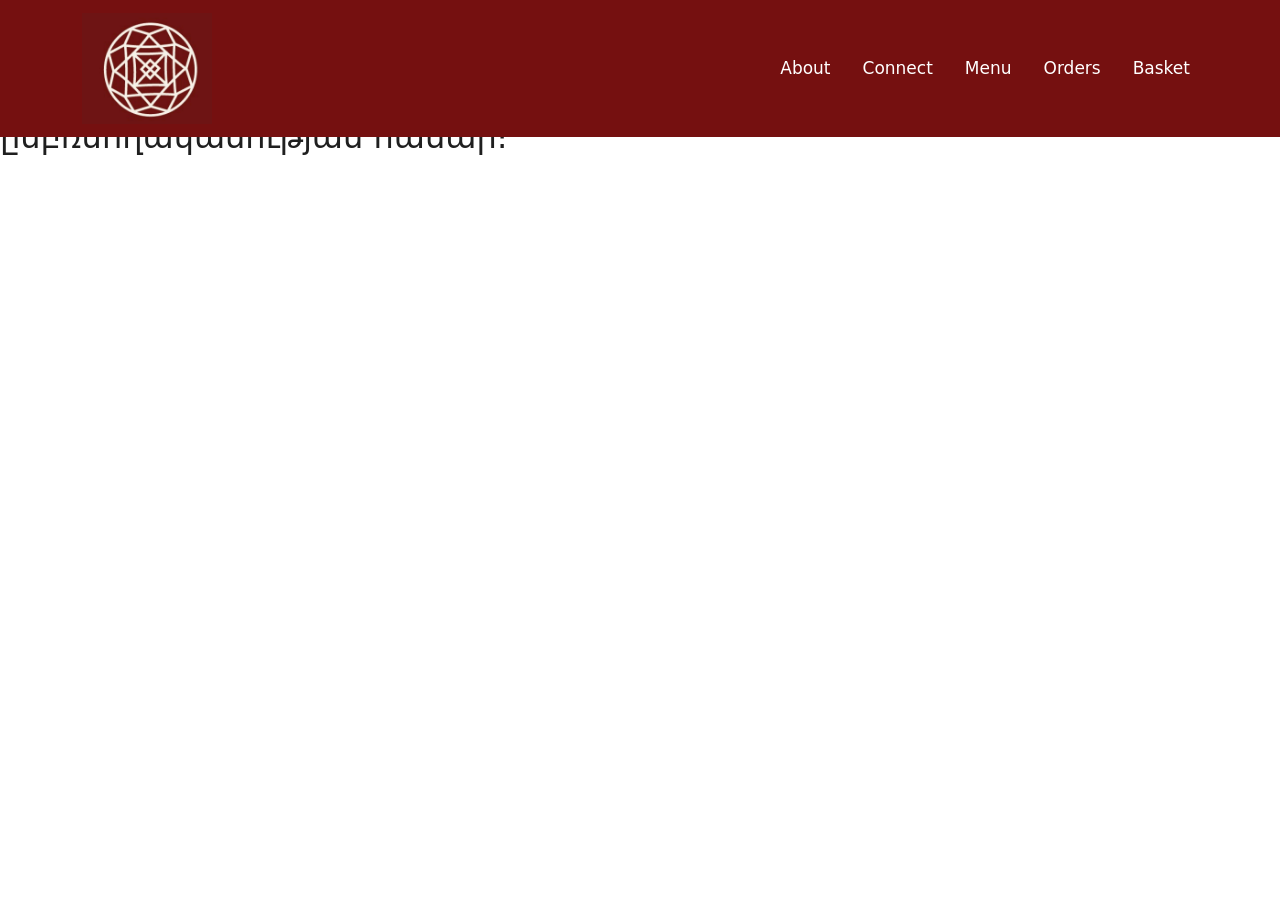
<file: orders.html>
<!DOCTYPE html>
<html lang="en">

<head>
    <meta charset="UTF-8">
    <meta name="viewport" content="width=device-width, initial-scale=1.0">
   <title>MagMar|Orders</title>
    <link rel="icon" type="image/png" href="./MagmarLogo.png">
    <link href="https://cdn.jsdelivr.net/npm/bootstrap@5.3.8/dist/css/bootstrap.min.css" rel="stylesheet"
        integrity="sha384-sRIl4kxILFvY47J16cr9ZwB07vP4J8+LH7qKQnuqkuIAvNWLzeN8tE5YBujZqJLB" crossorigin="anonymous">
        <link rel="stylesheet" href="style.css">
</head>

<body>
    <header>
        <nav class="navbar navbar-expand-md navbar-dark">
            <div class="container">

                <a class="navbar-brand" href="./index.html">
                    <img src="./MagmarLogo.png" alt="Logo">
                </a>

                <button class="navbar-toggler" type="button" data-bs-toggle="collapse" data-bs-target="#mainNav"
                    aria-controls="mainNav" aria-expanded="false" aria-label="Toggle navigation">

                    <span class="navbar-toggler-icon"></span>
                </button>

                <div class="collapse navbar-collapse" id="mainNav">

                    <ul class="navbar-nav ms-auto gap-md-3 text-center">

                        <li class="nav-item">
                            <a class="nav-link" href="./about.html">About</a>
                        </li>
                            <li class="nav-item">
                            <a class="nav-link" href="tel:+37498282626">Connect</a>
                        </li>
                        <li class="nav-item">
                            <a class="nav-link" href="./menu.html">Menu</a>
                        </li>


                        <li class="nav-item">
                            <a class="nav-link" href="./orders.html">Orders</a>
                        </li>

                        <li class="nav-item">
                            <a class="nav-link" href="./basket.html">Basket</a>
                        </li>

                    </ul>

                </div>

            </div>
        </nav>
    </header>


    <main>
        <!-- about-ի կոնտենտը այստեղ -->
        <div class="box">
             <h2> Այս էջում դեռ կատարվում են աշխատանքներ։Շնորհակալություն ըմբռնողականության համար։</h2>
         </div>
    </main>


    <footer>
    </footer>


    <script src="https://cdn.jsdelivr.net/npm/bootstrap@5.3.8/dist/js/bootstrap.bundle.min.js"></script>

</body>

</header>
</body>

</html>
</file>
<file: style.css>
@charset "UTF-8";

header {
  width: 100%;
  background-color: var(--color);
  position: sticky;
  top: 0;
  z-index: 9999;
}

header .navbar {
  min-height: 80px;
  background-color: var(--color);
}

header .navbar .container {
  display: -webkit-box;
  display: -ms-flexbox;
  display: flex;
  -webkit-box-align: center;
  -ms-flex-align: center;
  align-items: center;
}

header .navbar-brand {
  display: -webkit-box;
  display: -ms-flexbox;
  display: flex;
  -webkit-box-align: center;
  -ms-flex-align: center;
  align-items: center;
}

header .navbar-brand img {
  width: 130px;
  height: auto;
  display: block;
}

header .navbar-nav {
  -webkit-box-align: center;
  -ms-flex-align: center;
  align-items: center;
}

header .navbar-nav .nav-link {
  color: var(--white);
  font-size: 17px;
  font-weight: 500;
  padding: 8px 12px;
  -webkit-transition: color 0.3s ease, background-color 0.3s ease;
  transition: color 0.3s ease, background-color 0.3s ease;
}

header .navbar-nav .nav-link:hover {
  color: #ffdede;
}

header .navbar-nav .nav-link.active {
  color: #ffdede;
}

header .navbar-toggler {
  border: 1px solid rgba(255, 255, 255, 0.5);
}

header .navbar-toggler:focus {
  -webkit-box-shadow: none;
  box-shadow: none;
}

header .navbar-collapse {
  background-color: var(--color);
}

@media (max-width: 768px) {
  header .navbar {
    min-height: 70px;
  }

  header .navbar-brand img {
    width: 115px;
  }

  header .navbar-nav .nav-link {
    font-size: 16px;
  }

  header .navbar-collapse {
    background-color: var(--color);
  }
}

@media (max-width: 475px) {
  header .navbar {
    min-height: 60px;
  }

  header .navbar-brand img {
    width: 105px;
  }

  header .navbar-collapse {
    padding: 10px 0;
    background-color: var(--color);
  }

  header .navbar-nav {
    -webkit-box-align: stretch;
    -ms-flex-align: stretch;
    align-items: stretch;
  }

  header .navbar-nav .nav-link {
    padding: 10px 15px;
    font-size: 17px;
    text-align: center;
  }
}

header {
  position: fixed;
  top: 0;
  left: 0;
  width: 100%;
  z-index: 9999;
}

main {
  width: 100%;
  overflow: hidden;
  padding-top: 80px;
}

main .hero {
  width: 100%;
  padding: 30px 0 40px;
  background-color: #fff;
}

main .hero h2 {
  margin: 30px 0;
  padding: 0 20px;
  color: var(--color);
  font-size: 36px;
  line-height: 1.3;
  text-align: center;
}

.slayd1 {
  width: 100%;
  overflow: hidden;
}

.slayd1 .slaydnkarner {
  display: -webkit-box;
  display: -ms-flexbox;
  display: flex;
  -webkit-box-align: center;
  -ms-flex-align: center;
  align-items: center;
  gap: clamp(8px, 1.5vw, 25px);
  width: -webkit-max-content;
  width: -moz-max-content;
  width: max-content;
  -webkit-animation: slide 25s linear infinite;
  animation: slide 25s linear infinite;
}

.slayd1 .slaydnkarner .nk1 {
  -webkit-box-flex: 0;
  -ms-flex: 0 0 clamp(300px, 70vw, 1400px);
  flex: 0 0 clamp(300px, 70vw, 1400px);
  width: clamp(300px, 70vw, 1400px);
  aspect-ratio: 16/9;
  -ms-flex-negative: 0;
  flex-shrink: 0;
  overflow: hidden;
}

.slayd1 .slaydnkarner .nk1 img {
  display: block;
  width: 100%;
  height: 100%;
  -o-object-fit: cover;
  object-fit: cover;
  -o-object-position: center;
  object-position: center;
}

.mybtn {
  display: block;
  margin: 35px auto;
  padding: 12px 30px;
  background-color: var(--color) !important;
  color: white !important;
  border: none !important;
  border-radius: 8px;
  font-size: 18px;
  cursor: pointer;
  -webkit-transition: 0.3s;
  transition: 0.3s;
}

.mybtn:hover {
  -webkit-transform: scale(1.05);
  transform: scale(1.05);
  opacity: 0.9;
}

@-webkit-keyframes slide {
  from {
    -webkit-transform: translateX(0);
    transform: translateX(0);
  }

  to {
    -webkit-transform: translateX(calc(-50% - 12px));
    transform: translateX(calc(-50% - 12px));
  }
}

@keyframes slide {
  from {
    -webkit-transform: translateX(0);
    transform: translateX(0);
  }

  to {
    -webkit-transform: translateX(calc(-50% - 12px));
    transform: translateX(calc(-50% - 12px));
  }
}

.about-hero {
  padding: 100px 0;
  background-color: var(--color-light);
}

.about-text {
  padding-right: 40px;
}

.about-subtitle {
  color: var(--color);
  font-size: 14px;
  font-weight: 700;
  letter-spacing: 4px;
  margin-bottom: 20px;
}

.about-text h1 {
  color: var(--color-dark);
  font-size: clamp(50px, 6vw, 90px);
  line-height: 0.95;
  font-weight: 700;
  margin-bottom: 35px;
}

.about-description {
  color: #555;
  font-size: 17px;
  line-height: 1.8;
  margin-bottom: 18px;
  max-width: 550px;
}

.about-line {
  width: 70px;
  height: 3px;
  background-color: var(--color);
  margin: 30px 0 20px;
}

.about-text h3 {
  color: var(--color);
  font-size: 20px;
  font-weight: 600;
}

.about-image {
  position: relative;
  width: 100%;
  min-height: 600px;
  padding: 0;
  display: -webkit-box;
  display: -ms-flexbox;
  display: flex;
  -webkit-box-pack: end;
  -ms-flex-pack: end;
  justify-content: flex-end;
  -webkit-box-align: end;
  -ms-flex-align: end;
  align-items: flex-end;
  overflow: hidden;
}

.about-image::before {
  content: "";
  position: absolute;
  width: 80%;
  height: 80%;
  right: 0;
  bottom: 0;
  background-color: var(--color);
  border-radius: 25px;
  z-index: 0;
}

#magmarVideoCarousel {
  position: relative;
  z-index: 2;
  width: 65%;
  height: 430px;
  margin: 0 5% 8% 0;
  padding: 0;
  overflow: hidden;
  border-radius: 18px;
  background-color: #000;
  display: -webkit-box;
  display: -ms-flexbox;
  display: flex;
  -webkit-box-pack: center;
  -ms-flex-pack: center;
  justify-content: center;
  -webkit-box-align: center;
  -ms-flex-align: center;
  align-items: center;
  -webkit-box-shadow: 0 15px 35px rgba(117, 16, 16, 0.2);
  box-shadow: 0 15px 35px rgba(117, 16, 16, 0.2);
  -ms-flex-negative: 0;
  flex-shrink: 0;
  -webkit-box-sizing: border-box;
  box-sizing: border-box;
}

#magmarVideoCarousel .carousel-inner {
  width: 88%;
  height: 88%;
  overflow: hidden;
  border-radius: 14px;
  -ms-flex-negative: 0;
  flex-shrink: 0;
  -webkit-box-sizing: border-box;
  box-sizing: border-box;
}

#magmarVideoCarousel .carousel-item {
  width: 100%;
  height: 100%;
  overflow: hidden;
  -webkit-box-sizing: border-box;
  box-sizing: border-box;
}

#magmarVideoCarousel video {
  display: block;
  width: 100%;
  height: 100%;
  max-width: 100%;
  max-height: 100%;
  -o-object-fit: contain;
  object-fit: contain;
  -o-object-position: center;
  object-position: center;
  background-color: #000;
  border-radius: 14px;
  -webkit-box-sizing: border-box;
  box-sizing: border-box;
}

#magmarVideoCarousel .carousel-indicators {
  z-index: 5;
  margin-bottom: 8px;
}

#magmarVideoCarousel .carousel-indicators button {
  width: 9px;
  height: 9px;
  border-radius: 50%;
  margin: 0 5px;
}

#magmarVideoCarousel .carousel-control-prev,
#magmarVideoCarousel .carousel-control-next {
  z-index: 6;
  width: 15%;
  height: 100%;
}

#magmarVideoCarousel .carousel-control-prev-icon,
#magmarVideoCarousel .carousel-control-next-icon {
  width: 25px;
  height: 25px;
}

.about-products {
  padding: 100px 0;
  background-color: #fff;
}

.about-products h2 {
  color: var(--color-dark);
  font-size: 45px;
  font-weight: 700;
}

.about-card {
  height: 100%;
  padding: 35px 25px;
  text-align: center;
  border: 1px solid #eadada;
  background-color: #fff;
  -webkit-transition: 0.3s ease;
  transition: 0.3s ease;
}

.about-card:hover {
  -webkit-transform: translateY(-8px);
  transform: translateY(-8px);
  border-color: var(--color);
  -webkit-box-shadow: 0 10px 30px rgba(117, 16, 16, 0.1);
  box-shadow: 0 10px 30px rgba(117, 16, 16, 0.1);
}

.card-icon {
  color: var(--color);
  font-size: 35px;
  margin-bottom: 20px;
}

.about-card h3 {
  color: var(--color-dark);
  font-size: 22px;
  margin-bottom: 15px;
}

.about-card p {
  color: #666;
  line-height: 1.7;
  margin: 0;
}

.about-quote {
  padding: 80px 0;
  background-color: var(--color);
}

.quote-box {
  color: white;
}

.quote-box h2 {
  font-size: clamp(35px, 5vw, 60px);
  line-height: 1.2;
  font-weight: 600;
  margin: 20px 0 0;
}

@media (min-width: 768px) and (max-width: 991px) {
  .about-hero {
    padding: 80px 0;
  }

  .about-text {
    padding-right: 0;
  }

  .about-image {
    position: relative;
    width: 100%;
    height: 500px;
    min-height: 500px;
    padding: 0;
    display: -webkit-box;
    display: -ms-flexbox;
    display: flex;
    -webkit-box-pack: end;
    -ms-flex-pack: end;
    justify-content: flex-end;
    -webkit-box-align: end;
    -ms-flex-align: end;
    align-items: flex-end;
    overflow: hidden;
    -webkit-box-sizing: border-box;
    box-sizing: border-box;
  }

  .about-image::before {
    content: "";
    position: absolute;
    width: 82%;
    height: 80%;
    right: 0;
    bottom: 0;
    background-color: var(--color);
    border-radius: 22px;
    z-index: 0;
  }

  #magmarVideoCarousel {
    position: relative;
    z-index: 2;
    /*
    Փոքրացված carousel
    */
    width: 50%;
    height: 315px;
    /*
    Աջից և ներքևից պահում ենք
    կարմիր div-ի սահմանների մեջ
    */
    margin-top: 0;
    margin-right: 9%;
    margin-bottom: 11%;
    margin-left: 0;
    padding: 0;
    border-radius: 16px;
    background-color: #000;
    display: -webkit-box;
    display: -ms-flexbox;
    display: flex;
    -webkit-box-pack: center;
    -ms-flex-pack: center;
    justify-content: center;
    -webkit-box-align: center;
    -ms-flex-align: center;
    align-items: center;
    overflow: hidden;
    -ms-flex-negative: 0;
    flex-shrink: 0;
    -webkit-box-sizing: border-box;
    box-sizing: border-box;
  }

  #magmarVideoCarousel .carousel-inner {
    width: 80%;
    height: 80%;
    max-width: 100%;
    max-height: 100%;
    overflow: hidden;
    border-radius: 12px;
    -ms-flex-negative: 0;
    flex-shrink: 0;
    -webkit-box-sizing: border-box;
    box-sizing: border-box;
  }

  #magmarVideoCarousel .carousel-item {
    width: 100%;
    height: 100%;
    overflow: hidden;
    -webkit-box-sizing: border-box;
    box-sizing: border-box;
  }

  #magmarVideoCarousel video {
    display: block;
    width: 100%;
    height: 100%;
    max-width: 100%;
    max-height: 100%;
    -o-object-fit: contain;
    object-fit: contain;
    -o-object-position: center;
    object-position: center;
    background-color: #000;
    border-radius: 12px;
    -webkit-box-sizing: border-box;
    box-sizing: border-box;
  }

  #magmarVideoCarousel .carousel-control-prev,
  #magmarVideoCarousel .carousel-control-next {
    width: 20%;
    height: 100%;
    z-index: 10;
  }

  #magmarVideoCarousel .carousel-control-prev-icon,
  #magmarVideoCarousel .carousel-control-next-icon {
    width: 20px;
    height: 20px;
  }

  #magmarVideoCarousel .carousel-indicators {
    margin-bottom: 5px;
    z-index: 10;
  }

  #magmarVideoCarousel .carousel-indicators button {
    width: 8px;
    height: 8px;
    margin: 0 4px;
  }
}

@media (max-width: 767px) {
  main {
    padding-top: 60px;
  }

  main .hero {
    padding: 20px 0 30px;
  }

  main .hero h2 {
    padding: 0 15px;
    font-size: 22px;
    line-height: 1.3;
    margin: 80px 0 30px;
  }

  .slayd1 .slaydnkarner {
    gap: 10px;
  }

  .slayd1 .slaydnkarner .nk1 {
    width: 85vw;
    -webkit-box-flex: 0;
    -ms-flex: 0 0 85vw;
    flex: 0 0 85vw;
    aspect-ratio: 16/9;
  }

  .mybtn {
    margin: 25px auto;
    padding: 10px 25px;
    font-size: 16px;
  }

  .about-hero {
    padding: 60px 0;
  }

  .about-text {
    padding-right: 0;
    text-align: center;
  }

  .about-text h1 {
    font-size: 55px;
  }

  .about-description {
    font-size: 16px;
    max-width: 100%;
  }

  .about-line {
    margin: 25px auto 20px;
  }

  .about-image {
    position: relative;
    width: 100%;
    height: 430px;
    min-height: 430px;
    padding: 0;
    display: -webkit-box;
    display: -ms-flexbox;
    display: flex;
    -webkit-box-pack: end;
    -ms-flex-pack: end;
    justify-content: flex-end;
    -webkit-box-align: end;
    -ms-flex-align: end;
    align-items: flex-end;
    overflow: hidden;
    -webkit-box-sizing: border-box;
    box-sizing: border-box;
  }

  .about-image::before {
    content: "";
    position: absolute;
    width: 88%;
    height: 78%;
    right: 0;
    bottom: 0;
    background-color: var(--color);
    border-radius: 22px;
    z-index: 0;
  }

  #magmarVideoCarousel {
    position: relative;
    z-index: 2;
    width: 68%;
    height: 300px;
    margin: 0 6% 7% 0;
    padding: 0;
    border-radius: 16px;
    background-color: #000;
    display: -webkit-box;
    display: -ms-flexbox;
    display: flex;
    -webkit-box-pack: center;
    -ms-flex-pack: center;
    justify-content: center;
    -webkit-box-align: center;
    -ms-flex-align: center;
    align-items: center;
    overflow: hidden;
    -ms-flex-negative: 0;
    flex-shrink: 0;
    -webkit-box-sizing: border-box;
    box-sizing: border-box;
  }

  #magmarVideoCarousel .carousel-inner {
    width: 80%;
    height: 80%;
    max-width: 100%;
    max-height: 100%;
    overflow: hidden;
    border-radius: 12px;
    -ms-flex-negative: 0;
    flex-shrink: 0;
    -webkit-box-sizing: border-box;
    box-sizing: border-box;
  }

  #magmarVideoCarousel .carousel-item {
    width: 100%;
    height: 100%;
    overflow: hidden;
    -webkit-box-sizing: border-box;
    box-sizing: border-box;
  }

  #magmarVideoCarousel video {
    display: block;
    width: 100%;
    height: 100%;
    max-width: 100%;
    max-height: 100%;
    -o-object-fit: contain;
    object-fit: contain;
    -o-object-position: center;
    object-position: center;
    background-color: #000;
    border-radius: 12px;
    -webkit-box-sizing: border-box;
    box-sizing: border-box;
  }

  #magmarVideoCarousel .carousel-control-prev,
  #magmarVideoCarousel .carousel-control-next {
    z-index: 10;
    width: 20%;
    height: 100%;
  }

  #magmarVideoCarousel .carousel-control-prev-icon,
  #magmarVideoCarousel .carousel-control-next-icon {
    width: 20px;
    height: 20px;
  }

  #magmarVideoCarousel .carousel-indicators {
    z-index: 10;
    margin-bottom: 5px;
  }

  #magmarVideoCarousel .carousel-indicators button {
    width: 7px;
    height: 7px;
    margin: 0 4px;
  }

  .about-products {
    padding: 60px 0;
  }

  .about-products h2 {
    font-size: 38px;
  }

  .about-quote {
    padding: 60px 0;
  }
}

@media (max-width: 475px) {
  .about-image {
    width: 100%;
    height: 380px;
    min-height: 380px;
    overflow: hidden;
    display: -webkit-box;
    display: -ms-flexbox;
    display: flex;
    -webkit-box-pack: end;
    -ms-flex-pack: end;
    justify-content: flex-end;
    -webkit-box-align: end;
    -ms-flex-align: end;
    align-items: flex-end;
  }

  .about-image::before {
    width: 90%;
    height: 78%;
    right: 0;
    bottom: 0;
    border-radius: 20px;
  }

  #magmarVideoCarousel {
    width: 66%;
    height: 270px;
    margin: 0 6% 7% 0;
    border-radius: 15px;
    overflow: hidden;
    display: -webkit-box;
    display: -ms-flexbox;
    display: flex;
    -webkit-box-pack: center;
    -ms-flex-pack: center;
    justify-content: center;
    -webkit-box-align: center;
    -ms-flex-align: center;
    align-items: center;
    -webkit-box-sizing: border-box;
    box-sizing: border-box;
  }

  #magmarVideoCarousel .carousel-inner {
    width: 78%;
    height: 78%;
    max-width: 100%;
    max-height: 100%;
    overflow: hidden;
    border-radius: 11px;
    -webkit-box-sizing: border-box;
    box-sizing: border-box;
  }

  #magmarVideoCarousel video {
    display: block;
    width: 100%;
    height: 100%;
    max-width: 100%;
    max-height: 100%;
    -o-object-fit: contain;
    object-fit: contain;
    -o-object-position: center;
    object-position: center;
    border-radius: 11px;
    -webkit-box-sizing: border-box;
    box-sizing: border-box;
  }

  #magmarVideoCarousel .carousel-control-prev,
  #magmarVideoCarousel .carousel-control-next {
    width: 22%;
  }

  #magmarVideoCarousel .carousel-control-prev-icon,
  #magmarVideoCarousel .carousel-control-next-icon {
    width: 17px;
    height: 17px;
  }

  #magmarVideoCarousel .carousel-indicators {
    margin-bottom: 4px;
  }

  #magmarVideoCarousel .carousel-indicators button {
    width: 6px;
    height: 6px;
    margin: 0 3px;
  }

  .about-text h1 {
    font-size: 48px;
  }

  .about-description {
    font-size: 15px;
    line-height: 1.7;
  }

  .about-products h2 {
    font-size: 34px;
  }
}

.menu-page {
  width: 100%;
  overflow: hidden;
  padding-top: 80px;
  background-color: #fff;
}

.menu-hero {
  padding: 90px 0 60px;
  text-align: center;
  background-color: var(--color-light);
}

.menu-small-title {
  margin-bottom: 18px;
  color: var(--color);
  font-size: 13px;
  font-weight: 700;
  letter-spacing: 5px;
  text-transform: uppercase;
}

.menu-hero h1 {
  margin: 0 auto 20px;
  color: var(--color-dark);
  font-size: clamp(45px, 7vw, 85px);
  line-height: 1;
  font-weight: 700;
}

.menu-description {
  max-width: 600px;
  margin: 0 auto;
  color: #666;
  font-size: 17px;
  line-height: 1.7;
}

.menu-categories {
  padding: 70px 0 100px;
  background-color: #fff;
}

.category-links {
  display: grid;
  grid-template-columns: repeat(4, 1fr);
  border-top: 1px solid #eadada;
  border-bottom: 1px solid #eadada;
}


.category-link {
  position: relative;
  min-height: 100px;
  padding: 20px 25px;
  display: -webkit-box;
  display: -ms-flexbox;
  display: flex;
  -webkit-box-align: center;
  -ms-flex-align: center;
  align-items: center;
  gap: 15px;
  border: none;
  border-right: 1px solid #eadada;
  background-color: transparent;
  color: var(--color-dark);
  text-align: left;
  cursor: pointer;
  -webkit-transition: background-color 0.35s ease, color 0.35s ease, padding 0.35s ease;
  transition: background-color 0.35s ease, color 0.35s ease, padding 0.35s ease;
}

.category-link:last-child {
  border-right: none;
}

.category-number {
  color: var(--color);
  font-size: 12px;
  font-weight: 700;
  letter-spacing: 1px;
  -webkit-transition: color 0.3s ease;
  transition: color 0.3s ease;
}

.category-name {
  -webkit-box-flex: 1;
  -ms-flex: 1;
  flex: 1;
  font-size: 18px;
  font-weight: 600;
  -webkit-transition: -webkit-transform 0.35s ease;
  transition: -webkit-transform 0.35s ease;
  transition: transform 0.35s ease;
  transition: transform 0.35s ease, -webkit-transform 0.35s ease;
}

.category-arrow {
  font-size: 25px;
  opacity: 0;
  -webkit-transform: translateX(-10px);
  transform: translateX(-10px);
  -webkit-transition: opacity 0.35s ease, -webkit-transform 0.35s ease;
  transition: opacity 0.35s ease, -webkit-transform 0.35s ease;
  transition: opacity 0.35s ease, transform 0.35s ease;
  transition: opacity 0.35s ease, transform 0.35s ease, -webkit-transform 0.35s ease;
}

.category-link:hover {
  background-color: var(--color);
  color: #fff;
  padding-left: 32px;
}

.category-link:hover .category-number {
  color: #ffdede;
}

.category-link:hover .category-name {
  -webkit-transform: translateX(5px);
  transform: translateX(5px);
}

.category-link:hover .category-arrow {
  opacity: 1;
  -webkit-transform: translateX(0);
  transform: translateX(0);
}

.category-link.active {
  background-color: var(--color);
  color: #fff;
}

.category-link.active .category-number {
  color: #ffdede;
}

.category-link.active .category-arrow {
  opacity: 1;
  -webkit-transform: translateX(0);
  transform: translateX(0);
}

.menu-products {
  padding-top: 80px;
}

.category-heading {
  margin-bottom: 45px;
}

.category-heading span {
  display: block;
  margin-bottom: 10px;
  color: var(--color);
  font-size: 12px;
  font-weight: 700;
  letter-spacing: 4px;
  text-transform: uppercase;
}

.category-heading h2 {
  margin: 0;
  color: var(--color-dark);
  font-size: clamp(40px, 5vw, 65px);
  font-weight: 700;
  line-height: 1;
}

.menu-card {
  height: 100%;
  background-color: #fff;
  border: 1px solid #eadada;
  overflow: hidden;
  -webkit-transition: border-color 0.4s ease, -webkit-transform 0.4s ease, -webkit-box-shadow 0.4s ease;
  transition: border-color 0.4s ease, -webkit-transform 0.4s ease, -webkit-box-shadow 0.4s ease;
  transition: transform 0.4s ease, box-shadow 0.4s ease, border-color 0.4s ease;
  transition: transform 0.4s ease, box-shadow 0.4s ease, border-color 0.4s ease, -webkit-transform 0.4s ease, -webkit-box-shadow 0.4s ease;
}

.menu-card:hover {
  -webkit-transform: translateY(-10px);
  transform: translateY(-10px);
  border-color: var(--color);
  -webkit-box-shadow: 0 20px 45px rgba(117, 16, 16, 0.13);
  box-shadow: 0 20px 45px rgba(117, 16, 16, 0.13);
}

.menu-card-image {
  position: relative;
  width: 100%;
  aspect-ratio: 1/1;
  overflow: hidden;
  background-color: #f5eeee;
}

.menu-card-image img {
  display: block;
  width: 100%;
  height: 100%;
  -o-object-fit: cover;
  object-fit: cover;
  -webkit-transition: -webkit-transform 0.6s ease;
  transition: -webkit-transform 0.6s ease;
  transition: transform 0.6s ease;
  transition: transform 0.6s ease, -webkit-transform 0.6s ease;
}

.menu-card:hover .menu-card-image img {
  -webkit-transform: scale(1.08);
  transform: scale(1.08);
}

.product-number {
  position: absolute;
  top: 15px;
  left: 15px;
  width: 38px;
  height: 38px;
  display: -webkit-box;
  display: -ms-flexbox;
  display: flex;
  -webkit-box-pack: center;
  -ms-flex-pack: center;
  justify-content: center;
  -webkit-box-align: center;
  -ms-flex-align: center;
  align-items: center;
  border-radius: 50%;
  background-color: var(--color);
  color: #fff;
  font-size: 12px;
  font-weight: 600;
}

.menu-card-content {
  padding: 25px;
}

.menu-card-content h3 {
  margin-bottom: 10px;
  color: var(--color-dark);
  font-size: 22px;
  font-weight: 600;
}

.menu-card-content p {
  min-height: 50px;
  margin-bottom: 20px;
  color: #777;
  font-size: 15px;
  line-height: 1.6;
}

.product-bottom {
  display: -webkit-box;
  display: -ms-flexbox;
  display: flex;
  -webkit-box-align: center;
  -ms-flex-align: center;
  align-items: center;
  -webkit-box-pack: justify;
  -ms-flex-pack: justify;
  justify-content: space-between;
  padding-top: 15px;
  border-top: 1px solid #eee;
}

.price {
  color: var(--color);
  font-size: 20px;
  font-weight: 700;
}

.product-btn {
  padding: 9px 17px;
  border-radius: 6px;
  background-color: var(--color);
  color: #fff;
  font-size: 14px;
  font-weight: 600;
  text-decoration: none;
  -webkit-transition: background-color 0.3s ease, -webkit-transform 0.3s ease;
  transition: background-color 0.3s ease, -webkit-transform 0.3s ease;
  transition: background-color 0.3s ease, transform 0.3s ease;
  transition: background-color 0.3s ease, transform 0.3s ease, -webkit-transform 0.3s ease;
}

.product-btn:hover {
  background-color: var(--color-dark);
  color: #fff;
  -webkit-transform: translateX(4px);
  transform: translateX(4px);
}

.menu-products .tab-pane {
  -webkit-animation: menuFade 0.4s ease;
  animation: menuFade 0.4s ease;
}

@-webkit-keyframes menuFade {
  from {
    opacity: 0;
    -webkit-transform: translateY(15px);
    transform: translateY(15px);
  }

  to {
    opacity: 1;
    -webkit-transform: translateY(0);
    transform: translateY(0);
  }
}

@keyframes menuFade {
  from {
    opacity: 0;
    -webkit-transform: translateY(15px);
    transform: translateY(15px);
  }

  to {
    opacity: 1;
    -webkit-transform: translateY(0);
    transform: translateY(0);
  }
}

@media (max-width: 991px) {
  .menu-page {
    padding-top: 70px;
  }

  .menu-hero {
    padding: 75px 0 50px;
  }

  .category-links {
    grid-template-columns: repeat(2, 1fr);
  }

  .category-link {
    border-bottom: 1px solid #eadada;
  }

  .category-link:nth-child(2) {
    border-right: none;
  }

  .category-link:nth-child(3),
  .category-link:nth-child(4) {
    border-bottom: none;
  }

  .category-link:nth-child(3) {
    border-right: 1px solid #eadada;
  }

  .menu-products {
    padding-top: 65px;
  }
}

@media (max-width: 767px) {
  .menu-page {
    padding-top: 60px;
  }

  .menu-hero {
    padding: 60px 20px 45px;
  }

  .menu-small-title {
    font-size: 11px;
    letter-spacing: 3px;
  }

  .menu-hero h1 {
    font-size: 45px;
    line-height: 1.05;
  }

  .menu-description {
    font-size: 15px;
  }

  .menu-categories {
    padding: 45px 0 70px;
  }

  .category-links {
    -ms-grid-columns: 1fr;
    grid-template-columns: 1fr;
    border-bottom: none;
  }

  .category-link {
    min-height: 75px;
    padding: 18px 20px;
    border-right: none !important;
    border-bottom: 1px solid #eadada !important;
  }

  .category-link:hover {
    padding-left: 27px;
  }

  .category-name {
    font-size: 17px;
  }

  .menu-products {
    padding-top: 55px;
  }

  .category-heading {
    margin-bottom: 30px;
  }

  .category-heading h2 {
    font-size: 42px;
  }

  .menu-card-content {
    padding: 20px;
  }

  .menu-card-content h3 {
    font-size: 20px;
  }

  .menu-card-content p {
    font-size: 14px;
  }
}

@media (max-width: 475px) {
  .menu-hero h1 {
    font-size: 40px;
  }

  .category-heading h2 {
    font-size: 38px;
  }

  .menu-card-image {
    aspect-ratio: 1/1.05;
  }
}

.basket-btn {
  display: -webkit-inline-box;
  display: -ms-inline-flexbox;
  display: inline-flex;
  -webkit-box-align: center;
  -ms-flex-align: center;
  align-items: center;
  -webkit-box-pack: center;
  -ms-flex-pack: center;
  justify-content: center;
  gap: 7px;
  padding: 9px 14px;
  border: none;
  border-radius: 7px;
  background-color: var(--color);
  color: #fff;
  font-size: 13px;
  font-weight: 600;
  cursor: pointer;
  -webkit-transition: background-color 0.3s ease, -webkit-transform 0.3s ease, -webkit-box-shadow 0.3s ease;
  transition: background-color 0.3s ease, -webkit-transform 0.3s ease, -webkit-box-shadow 0.3s ease;
  transition: transform 0.3s ease, background-color 0.3s ease, box-shadow 0.3s ease;
  transition: transform 0.3s ease, background-color 0.3s ease, box-shadow 0.3s ease, -webkit-transform 0.3s ease, -webkit-box-shadow 0.3s ease;
}

.basket-btn:hover {
  background-color: var(--color-dark);
  -webkit-transform: translateY(-2px);
  transform: translateY(-2px);
  -webkit-box-shadow: 0 7px 18px rgba(117, 16, 16, 0.2);
  box-shadow: 0 7px 18px rgba(117, 16, 16, 0.2);
}

.basket-btn:active {
  -webkit-transform: scale(0.95);
  transform: scale(0.95);
}

.basket-btn.added {
  background-color: #2e7d32;
  color: #fff;
}

/* ================= BASKET ================= */
.basket-page {
  min-height: 80vh;
}

.basket-hero {
  padding: 80px 0 50px;
  text-align: center;
}

.basket-section {
  padding: 30px 0 80px;
}

.basket-list {
  display: -webkit-box;
  display: -ms-flexbox;
  display: flex;
  -webkit-box-orient: vertical;
  -webkit-box-direction: normal;
  -ms-flex-direction: column;
  flex-direction: column;
  gap: 20px;
}

.basket-item {
  display: -ms-grid;
  display: grid;
  -ms-grid-columns: 1fr 30px auto 30px auto 30px auto;
  grid-template-columns: 1fr auto auto auto;
  -webkit-box-align: center;
  -ms-flex-align: center;
  align-items: center;
  gap: 30px;
  padding: 20px;
  background: #fff;
  border-radius: 15px;
  -webkit-box-shadow: 0 5px 20px rgba(0, 0, 0, 0.08);
  box-shadow: 0 5px 20px rgba(0, 0, 0, 0.08);
}

.basket-product {
  display: -webkit-box;
  display: -ms-flexbox;
  display: flex;
  -webkit-box-align: center;
  -ms-flex-align: center;
  align-items: center;
  gap: 20px;
}

.basket-product img {
  width: 90px;
  height: 90px;
  -o-object-fit: cover;
  object-fit: cover;
  border-radius: 12px;
}

.basket-product h3 {
  margin: 0 0 8px;
}

.basket-product p {
  margin: 0;
  font-weight: 600;
}

.basket-controls {
  display: -webkit-box;
  display: -ms-flexbox;
  display: flex;
  -webkit-box-align: center;
  -ms-flex-align: center;
  align-items: center;
  gap: 12px;
}

.quantity-btn {
  width: 35px;
  height: 35px;
  border: none;
  border-radius: 50%;
  background: #222;
  color: white;
  font-size: 20px;
  cursor: pointer;
}

.quantity {
  min-width: 25px;
  text-align: center;
  font-weight: 600;
}

.basket-price {
  font-size: 20px;
  font-weight: 700;
}

.delete-btn {
  border: none;
  background: transparent;
  font-size: 20px;
  cursor: pointer;
}

.basket-summary {
  margin-top: 35px;
  padding: 30px;
  background: #fff;
  border-radius: 15px;
  -webkit-box-shadow: 0 5px 20px rgba(0, 0, 0, 0.08);
  box-shadow: 0 5px 20px rgba(0, 0, 0, 0.08);
}

.summary-row {
  display: -webkit-box;
  display: -ms-flexbox;
  display: flex;
  -webkit-box-pack: justify;
  -ms-flex-pack: justify;
  justify-content: space-between;
  -webkit-box-align: center;
  -ms-flex-align: center;
  align-items: center;
  font-size: 25px;
  margin-bottom: 25px;
}

.summary-buttons {
  display: -webkit-box;
  display: -ms-flexbox;
  display: flex;
  -webkit-box-pack: justify;
  -ms-flex-pack: justify;
  justify-content: space-between;
  gap: 15px;
}

.continue-btn,
.checkout-btn,
.basket-back-btn {
  display: inline-block;
  padding: 12px 25px;
  border-radius: 8px;
  text-decoration: none;
  -webkit-transition: 0.3s;
  transition: 0.3s;
}

.continue-btn {
  color: #222;
  border: 1px solid #222;
}

.checkout-btn {
  background: #222;
  color: white;
}

.continue-btn:hover,
.checkout-btn:hover,
.basket-back-btn:hover {
  opacity: 0.8;
}

.empty-basket {
  text-align: center;
  padding: 80px 20px;
}

.empty-icon {
  font-size: 60px;
  margin-bottom: 20px;
}

.empty-basket h2 {
  margin-bottom: 10px;
}

.empty-basket p {
  margin-bottom: 30px;
}

.basket-back-btn {
  background: #222;
  color: white;
}

/* ================= MOBILE ================= */
@media (max-width: 768px) {
  .basket-item {
    -ms-grid-columns: 1fr;
    grid-template-columns: 1fr;
    gap: 15px;
  }

  .basket-product img {
    width: 75px;
    height: 75px;
  }

  .basket-controls {
    -webkit-box-pack: start;
    -ms-flex-pack: start;
    justify-content: flex-start;
  }

  .basket-price {
    font-size: 18px;
  }

  .delete-btn {
    text-align: left;
  }

  .summary-buttons {
    -webkit-box-orient: vertical;
    -webkit-box-direction: normal;
    -ms-flex-direction: column;
    flex-direction: column;
  }

  .continue-btn,
  .checkout-btn {
    text-align: center;
    width: 100%;
  }
}

:root {
  --padd: 20px;
  --color: #751010;
  --color-dark: #5a0b0b;
  --color-light: #f8eeee;
  --white: #ffffff;
  --black: #1f1f1f;
}

* {
  -webkit-box-sizing: border-box;
  box-sizing: border-box;
}

html {
  scroll-behavior: smooth;
}

body {
  margin: 0;
  padding: 0;
  overflow-x: hidden;
  background-color: #ffffff;
  color: var(--black);
}

img {
  max-width: 100%;
}

a {
  text-decoration: none;
}

.menu-products .tab-pane {
  display: none;
}

.menu-products .tab-pane.show.active {
  display: block;
}
</file>
